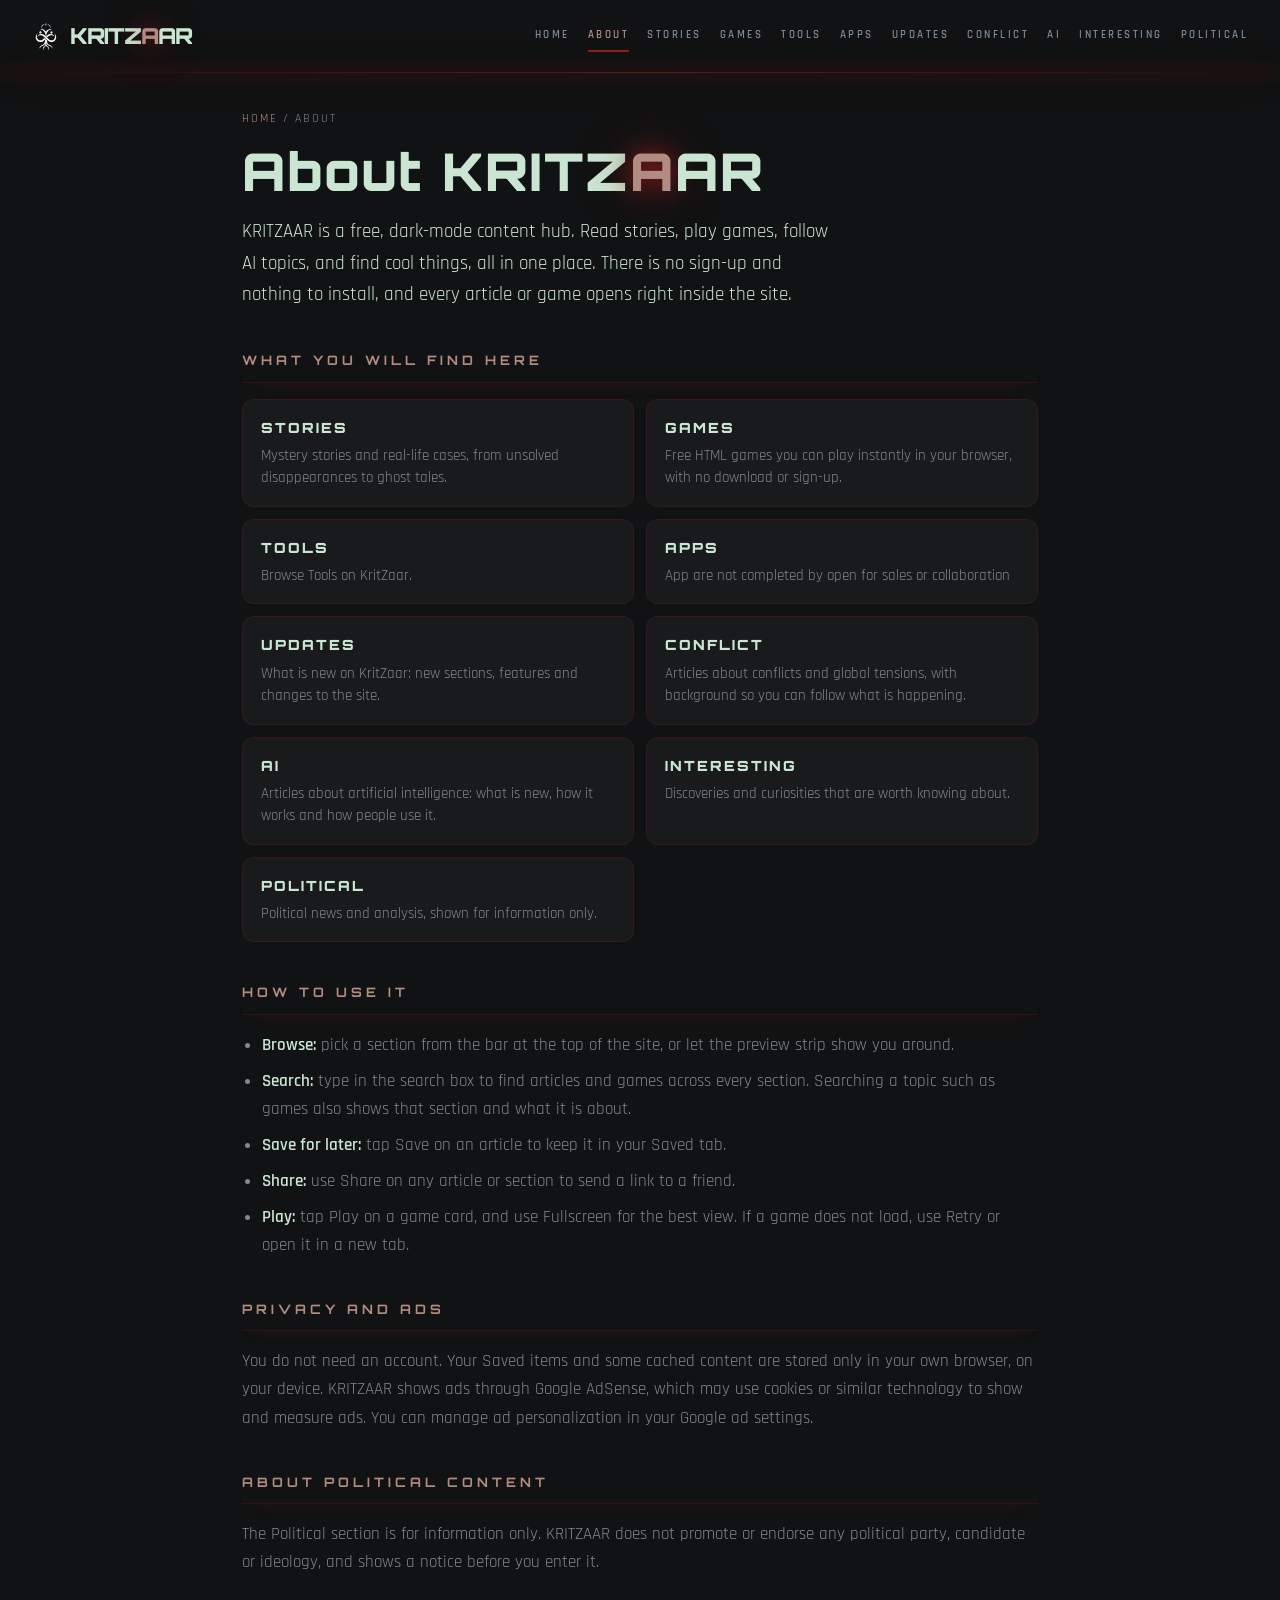
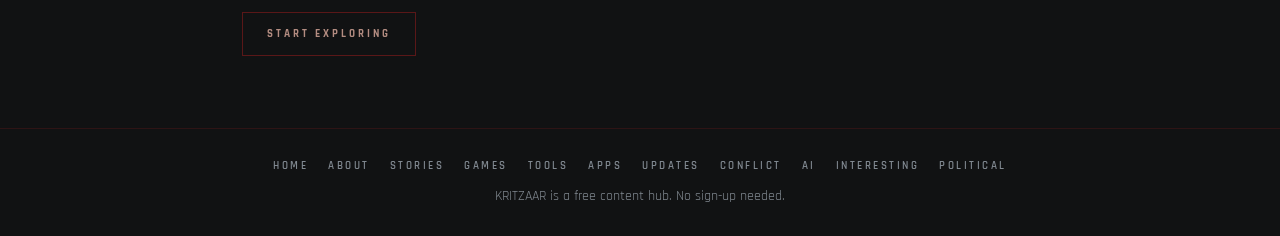
<file: about.html>
<!DOCTYPE html>
<html lang="en">
<head>
<meta charset="UTF-8">
<meta name="viewport" content="width=device-width, initial-scale=1">
<title>About KRITZAAR: a free content hub | KRITZAAR</title>
<meta name="description" content="KRITZAAR is a free, dark-mode content hub with stories, free HTML games, AI articles and more. Learn what it is, how to use it, and how it handles privacy and ads.">
<link rel="canonical" href="https://kritzaar.online/about.html">
<link rel="icon" type="image/svg+xml" href="/brand/favicon.svg">
<link rel="icon" href="/favicon.ico" sizes="48x48">
<link rel="icon" type="image/png" sizes="192x192" href="/brand/icon-192.png">
<link rel="apple-touch-icon" href="/brand/apple-touch-icon.png">
<link rel="manifest" href="/manifest.webmanifest">
<meta name="theme-color" content="#101114">
<meta name="robots" content="index,follow">
<meta property="og:type" content="website">
<meta property="og:site_name" content="KRITZAAR">
<meta property="og:title" content="About KRITZAAR: a free content hub | KRITZAAR">
<meta property="og:description" content="KRITZAAR is a free, dark-mode content hub with stories, free HTML games, AI articles and more. Learn what it is, how to use it, and how it handles privacy and ads.">
<meta property="og:url" content="https://kritzaar.online/about.html">
<meta property="og:image" content="https://kritzaar.online/brand/og-image.png">
<meta property="og:image:width" content="1200">
<meta property="og:image:height" content="630">
<meta name="twitter:card" content="summary_large_image">
<meta name="twitter:image" content="https://kritzaar.online/brand/og-image.png">
<link href="https://fonts.googleapis.com/css2?family=Orbitron:wght@400;700;900&family=Rajdhani:wght@300;400;500;600&display=swap" rel="stylesheet">
<link rel="stylesheet" href="pages.css">
<script async src="https://pagead2.googlesyndication.com/pagead/js/adsbygoogle.js?client=ca-pub-4231942641082363"
     crossorigin="anonymous"></script>
<script type="application/ld+json">{"@context": "https://schema.org", "@graph": [{"@type": "AboutPage", "name": "About KRITZAAR", "url": "https://kritzaar.online/about.html", "description": "KRITZAAR is a free, dark-mode content hub with stories, free HTML games, AI articles and more. Learn what it is, how to use it, and how it handles privacy and ads.", "isPartOf": {"@type": "WebSite", "name": "KRITZAAR", "url": "https://kritzaar.online/"}}, {"@type": "BreadcrumbList", "itemListElement": [{"@type": "ListItem", "position": 1, "name": "KRITZAAR", "item": "https://kritzaar.online/"}, {"@type": "ListItem", "position": 2, "name": "About", "item": "https://kritzaar.online/about.html"}]}]}</script>
</head>
<body>
<header class="top"><a class="mark" href="index.html"><img class="mark-logo" src="brand/logo-emblem-white.svg" alt="" width="28" height="30">KRITZ<span>A</span>AR</a><nav aria-label="Sections"><a href="index.html">Home</a><a href="about.html" aria-current="page">About</a><a href="stories.html">Stories</a><a href="games.html">Games</a><a href="tools.html">Tools</a><a href="cool-stuff.html">Apps</a><a href="updates.html">Updates</a><a href="conflict.html">Conflict</a><a href="ai.html">AI</a><a href="interesting.html">Interesting</a><a href="political.html">Political</a></nav></header><div class="glow" aria-hidden="true"></div>
<main>
<p class="crumbs"><a href="index.html">Home</a> / About</p>
<h1>About KRITZ<span class="ac">A</span>AR</h1>
<p class="lead">KRITZAAR is a free, dark-mode content hub. Read stories, play games, follow AI topics, and find cool things, all in one place. There is no sign-up and nothing to install, and every article or game opens right inside the site.</p>
<h2>What you will find here</h2>
<div class="cards"><a class="card" href="stories.html"><span class="card-n">Stories</span><span class="card-d">Mystery stories and real-life cases, from unsolved disappearances to ghost tales.</span></a><a class="card" href="games.html"><span class="card-n">Games</span><span class="card-d">Free HTML games you can play instantly in your browser, with no download or sign-up.</span></a><a class="card" href="tools.html"><span class="card-n">Tools</span><span class="card-d">Browse Tools on KritZaar.</span></a><a class="card" href="cool-stuff.html"><span class="card-n">Apps</span><span class="card-d">App are not completed by open for sales or collaboration</span></a><a class="card" href="updates.html"><span class="card-n">Updates</span><span class="card-d">What is new on KritZaar: new sections, features and changes to the site.</span></a><a class="card" href="conflict.html"><span class="card-n">Conflict</span><span class="card-d">Articles about conflicts and global tensions, with background so you can follow what is happening.</span></a><a class="card" href="ai.html"><span class="card-n">AI</span><span class="card-d">Articles about artificial intelligence: what is new, how it works and how people use it.</span></a><a class="card" href="interesting.html"><span class="card-n">Interesting</span><span class="card-d">Discoveries and curiosities that are worth knowing about.</span></a><a class="card" href="political.html"><span class="card-n">Political</span><span class="card-d">Political news and analysis, shown for information only.</span></a></div>
<h2>How to use it</h2>
<ul class="list">
<li><b>Browse:</b> pick a section from the bar at the top of the site, or let the preview strip show you around.</li>
<li><b>Search:</b> type in the search box to find articles and games across every section. Searching a topic such as games also shows that section and what it is about.</li>
<li><b>Save for later:</b> tap Save on an article to keep it in your Saved tab.</li>
<li><b>Share:</b> use Share on any article or section to send a link to a friend.</li>
<li><b>Play:</b> tap Play on a game card, and use Fullscreen for the best view. If a game does not load, use Retry or open it in a new tab.</li>
</ul>
<h2>Privacy and ads</h2>
<p>You do not need an account. Your Saved items and some cached content are stored only in your own browser, on your device. KRITZAAR shows ads through Google AdSense, which may use cookies or similar technology to show and measure ads. You can manage ad personalization in your Google ad settings.</p>
<h2>About political content</h2>
<p>The Political section is for information only. KRITZAAR does not promote or endorse any political party, candidate or ideology, and shows a notice before you enter it.</p>

<p><a class="btn" href="index.html">Start exploring</a></p>
</main>
<footer class="foot"><nav aria-label="Footer"><a href="index.html">Home</a> <a href="about.html">About</a> <a href="stories.html">Stories</a> <a href="games.html">Games</a> <a href="tools.html">Tools</a> <a href="cool-stuff.html">Apps</a> <a href="updates.html">Updates</a> <a href="conflict.html">Conflict</a> <a href="ai.html">AI</a> <a href="interesting.html">Interesting</a> <a href="political.html">Political</a></nav><p>KRITZAAR is a free content hub. No sign-up needed.</p></footer>
</body>
</html>
</file>
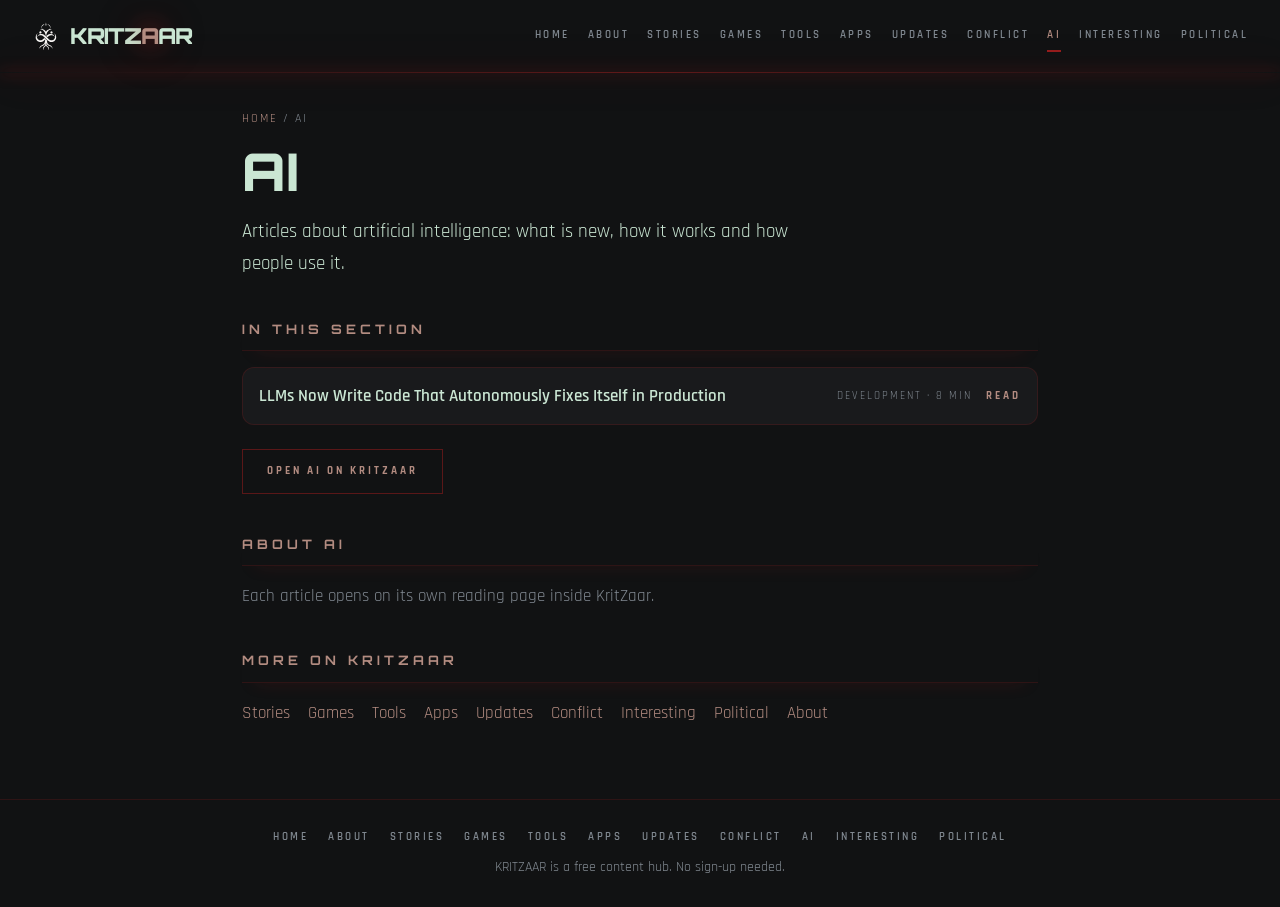
<file: ai.html>
<!DOCTYPE html>
<html lang="en">
<head>
<meta charset="UTF-8">
<meta name="viewport" content="width=device-width, initial-scale=1">
<title>AI Articles and News | KRITZAAR</title>
<meta name="description" content="Read articles about artificial intelligence on KritZaar: new developments, how things work and how people use them.">
<link rel="canonical" href="https://kritzaar.online/ai.html">
<link rel="icon" type="image/svg+xml" href="/brand/favicon.svg">
<link rel="icon" href="/favicon.ico" sizes="48x48">
<link rel="icon" type="image/png" sizes="192x192" href="/brand/icon-192.png">
<link rel="apple-touch-icon" href="/brand/apple-touch-icon.png">
<link rel="manifest" href="/manifest.webmanifest">
<meta name="theme-color" content="#101114">
<meta name="robots" content="index,follow">
<meta property="og:type" content="website">
<meta property="og:site_name" content="KRITZAAR">
<meta property="og:title" content="AI Articles and News | KRITZAAR">
<meta property="og:description" content="Read articles about artificial intelligence on KritZaar: new developments, how things work and how people use them.">
<meta property="og:url" content="https://kritzaar.online/ai.html">
<meta property="og:image" content="https://kritzaar.online/brand/og-image.png">
<meta property="og:image:width" content="1200">
<meta property="og:image:height" content="630">
<meta name="twitter:card" content="summary_large_image">
<meta name="twitter:image" content="https://kritzaar.online/brand/og-image.png">
<link href="https://fonts.googleapis.com/css2?family=Orbitron:wght@400;700;900&family=Rajdhani:wght@300;400;500;600&display=swap" rel="stylesheet">
<link rel="stylesheet" href="pages.css">
<script async src="https://pagead2.googlesyndication.com/pagead/js/adsbygoogle.js?client=ca-pub-4231942641082363"
     crossorigin="anonymous"></script>
<script type="application/ld+json">{"@context": "https://schema.org", "@graph": [{"@type": "CollectionPage", "name": "AI Articles and News", "url": "https://kritzaar.online/ai.html", "description": "Read articles about artificial intelligence on KritZaar: new developments, how things work and how people use them.", "isPartOf": {"@type": "WebSite", "name": "KRITZAAR", "url": "https://kritzaar.online/"}, "mainEntity": {"@type": "ItemList", "numberOfItems": 1, "itemListElement": [{"@type": "ListItem", "position": 1, "name": "LLMs Now Write Code That Autonomously Fixes Itself in Production"}]}}, {"@type": "BreadcrumbList", "itemListElement": [{"@type": "ListItem", "position": 1, "name": "KRITZAAR", "item": "https://kritzaar.online/"}, {"@type": "ListItem", "position": 2, "name": "AI", "item": "https://kritzaar.online/ai.html"}]}]}</script>
</head>
<body>
<header class="top"><a class="mark" href="index.html"><img class="mark-logo" src="brand/logo-emblem-white.svg" alt="" width="28" height="30">KRITZ<span>A</span>AR</a><nav aria-label="Sections"><a href="index.html">Home</a><a href="about.html">About</a><a href="stories.html">Stories</a><a href="games.html">Games</a><a href="tools.html">Tools</a><a href="cool-stuff.html">Apps</a><a href="updates.html">Updates</a><a href="conflict.html">Conflict</a><a href="ai.html" aria-current="page">AI</a><a href="interesting.html">Interesting</a><a href="political.html">Political</a></nav></header><div class="glow" aria-hidden="true"></div>
<main>
<p class="crumbs"><a href="index.html">Home</a> / AI</p>
<h1>AI</h1>
<p class="lead">Articles about artificial intelligence: what is new, how it works and how people use it.</p>
<h2>In this section</h2>
<ul class="items"><li><a class="item" href="index.html#/article/ai/llms-now-write-code-that-autonomously-fixes-itself-in-production"><span class="item-t">LLMs Now Write Code That Autonomously Fixes Itself in Production</span><span class="item-m">Development · 8 min</span><span class="item-go">Read</span></a></li></ul>
<p><a class="btn" href="index.html#/section/ai">Open AI on KritZaar</a></p>
<h2>About AI</h2>
<p>Each article opens on its own reading page inside KritZaar.</p>
<h2>More on KritZaar</h2>
<p class="more"><a href="stories.html">Stories</a> <a href="games.html">Games</a> <a href="tools.html">Tools</a> <a href="cool-stuff.html">Apps</a> <a href="updates.html">Updates</a> <a href="conflict.html">Conflict</a> <a href="interesting.html">Interesting</a> <a href="political.html">Political</a> <a href="about.html">About</a></p>
</main>
<footer class="foot"><nav aria-label="Footer"><a href="index.html">Home</a> <a href="about.html">About</a> <a href="stories.html">Stories</a> <a href="games.html">Games</a> <a href="tools.html">Tools</a> <a href="cool-stuff.html">Apps</a> <a href="updates.html">Updates</a> <a href="conflict.html">Conflict</a> <a href="ai.html">AI</a> <a href="interesting.html">Interesting</a> <a href="political.html">Political</a></nav><p>KRITZAAR is a free content hub. No sign-up needed.</p></footer>
</body>
</html>
</file>
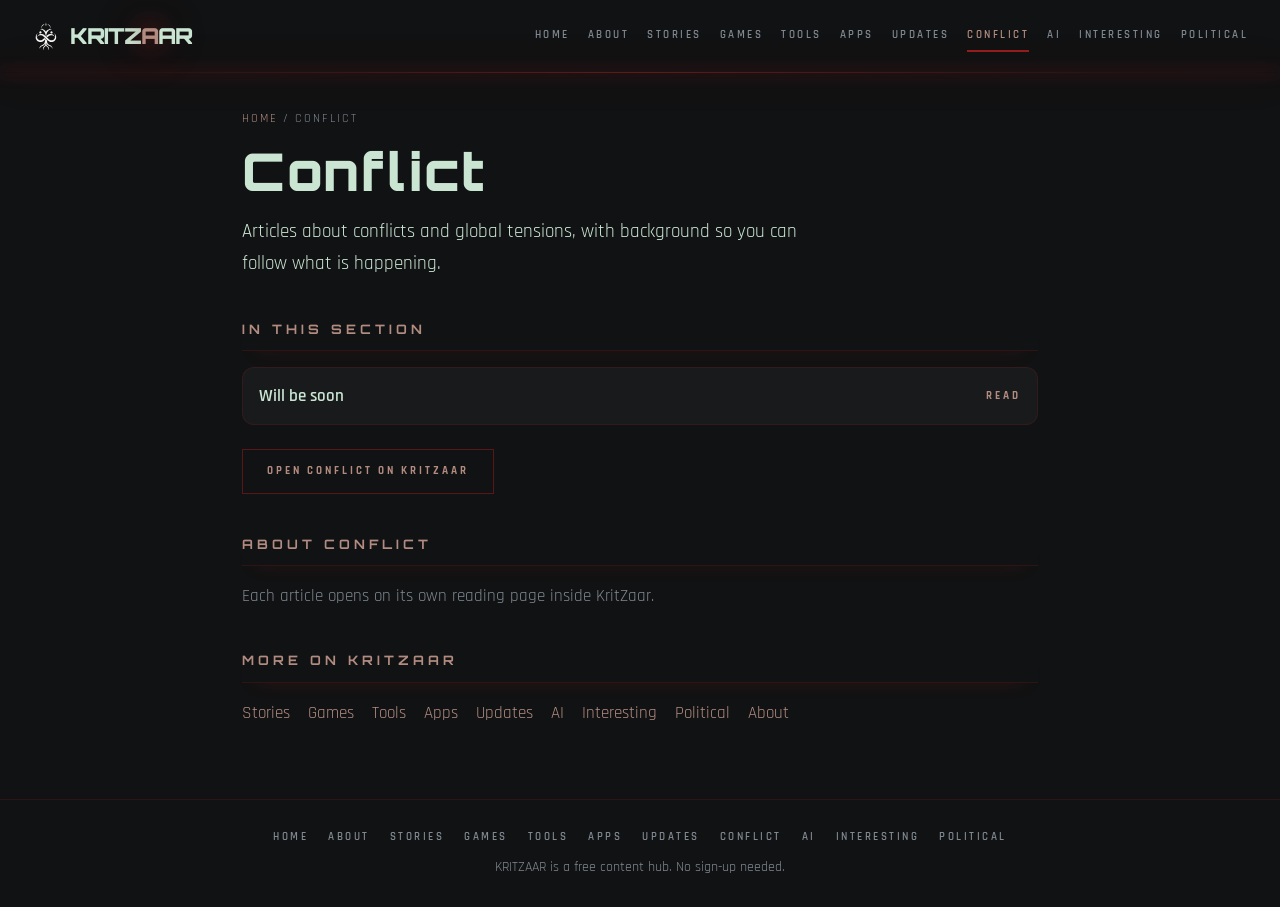
<file: conflict.html>
<!DOCTYPE html>
<html lang="en">
<head>
<meta charset="UTF-8">
<meta name="viewport" content="width=device-width, initial-scale=1">
<title>Conflict Explainers | KRITZAAR</title>
<meta name="description" content="Articles about conflicts and global tensions, with background so you can follow what is happening.">
<link rel="canonical" href="https://kritzaar.online/conflict.html">
<link rel="icon" type="image/svg+xml" href="/brand/favicon.svg">
<link rel="icon" href="/favicon.ico" sizes="48x48">
<link rel="icon" type="image/png" sizes="192x192" href="/brand/icon-192.png">
<link rel="apple-touch-icon" href="/brand/apple-touch-icon.png">
<link rel="manifest" href="/manifest.webmanifest">
<meta name="theme-color" content="#101114">
<meta name="robots" content="index,follow">
<meta property="og:type" content="website">
<meta property="og:site_name" content="KRITZAAR">
<meta property="og:title" content="Conflict Explainers | KRITZAAR">
<meta property="og:description" content="Articles about conflicts and global tensions, with background so you can follow what is happening.">
<meta property="og:url" content="https://kritzaar.online/conflict.html">
<meta property="og:image" content="https://kritzaar.online/brand/og-image.png">
<meta property="og:image:width" content="1200">
<meta property="og:image:height" content="630">
<meta name="twitter:card" content="summary_large_image">
<meta name="twitter:image" content="https://kritzaar.online/brand/og-image.png">
<link href="https://fonts.googleapis.com/css2?family=Orbitron:wght@400;700;900&family=Rajdhani:wght@300;400;500;600&display=swap" rel="stylesheet">
<link rel="stylesheet" href="pages.css">
<script async src="https://pagead2.googlesyndication.com/pagead/js/adsbygoogle.js?client=ca-pub-4231942641082363"
     crossorigin="anonymous"></script>
<script type="application/ld+json">{"@context": "https://schema.org", "@graph": [{"@type": "CollectionPage", "name": "Conflict Explainers", "url": "https://kritzaar.online/conflict.html", "description": "Articles about conflicts and global tensions, with background so you can follow what is happening.", "isPartOf": {"@type": "WebSite", "name": "KRITZAAR", "url": "https://kritzaar.online/"}, "mainEntity": {"@type": "ItemList", "numberOfItems": 1, "itemListElement": [{"@type": "ListItem", "position": 1, "name": "Will be soon"}]}}, {"@type": "BreadcrumbList", "itemListElement": [{"@type": "ListItem", "position": 1, "name": "KRITZAAR", "item": "https://kritzaar.online/"}, {"@type": "ListItem", "position": 2, "name": "Conflict", "item": "https://kritzaar.online/conflict.html"}]}]}</script>
</head>
<body>
<header class="top"><a class="mark" href="index.html"><img class="mark-logo" src="brand/logo-emblem-white.svg" alt="" width="28" height="30">KRITZ<span>A</span>AR</a><nav aria-label="Sections"><a href="index.html">Home</a><a href="about.html">About</a><a href="stories.html">Stories</a><a href="games.html">Games</a><a href="tools.html">Tools</a><a href="cool-stuff.html">Apps</a><a href="updates.html">Updates</a><a href="conflict.html" aria-current="page">Conflict</a><a href="ai.html">AI</a><a href="interesting.html">Interesting</a><a href="political.html">Political</a></nav></header><div class="glow" aria-hidden="true"></div>
<main>
<p class="crumbs"><a href="index.html">Home</a> / Conflict</p>
<h1>Conflict</h1>
<p class="lead">Articles about conflicts and global tensions, with background so you can follow what is happening.</p>
<h2>In this section</h2>
<ul class="items"><li><a class="item" href="index.html#/article/conflict/will-be-soon"><span class="item-t">Will be soon</span><span class="item-go">Read</span></a></li></ul>
<p><a class="btn" href="index.html#/section/conflict">Open Conflict on KritZaar</a></p>
<h2>About Conflict</h2>
<p>Each article opens on its own reading page inside KritZaar.</p>
<h2>More on KritZaar</h2>
<p class="more"><a href="stories.html">Stories</a> <a href="games.html">Games</a> <a href="tools.html">Tools</a> <a href="cool-stuff.html">Apps</a> <a href="updates.html">Updates</a> <a href="ai.html">AI</a> <a href="interesting.html">Interesting</a> <a href="political.html">Political</a> <a href="about.html">About</a></p>
</main>
<footer class="foot"><nav aria-label="Footer"><a href="index.html">Home</a> <a href="about.html">About</a> <a href="stories.html">Stories</a> <a href="games.html">Games</a> <a href="tools.html">Tools</a> <a href="cool-stuff.html">Apps</a> <a href="updates.html">Updates</a> <a href="conflict.html">Conflict</a> <a href="ai.html">AI</a> <a href="interesting.html">Interesting</a> <a href="political.html">Political</a></nav><p>KRITZAAR is a free content hub. No sign-up needed.</p></footer>
</body>
</html>
</file>
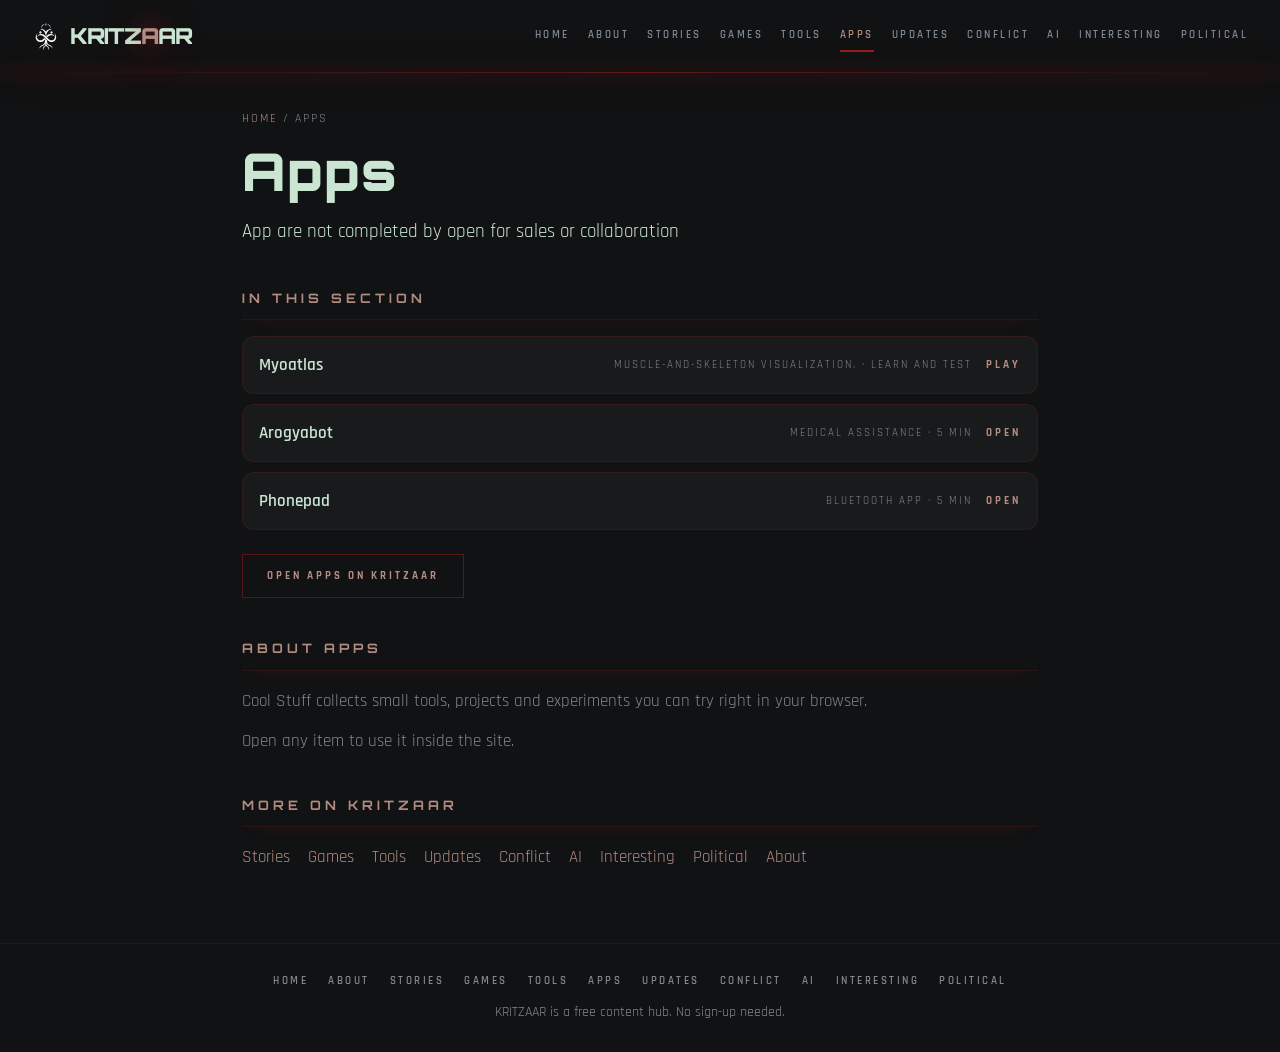
<file: cool-stuff.html>
<!DOCTYPE html>
<html lang="en">
<head>
<meta charset="UTF-8">
<meta name="viewport" content="width=device-width, initial-scale=1">
<title>Free Browser Tools and Mini Projects | KRITZAAR</title>
<meta name="description" content="Try free tools and mini projects on KritZaar, such as an image compressor, plus small games and experiments.">
<link rel="canonical" href="https://kritzaar.online/cool-stuff.html">
<link rel="icon" type="image/svg+xml" href="/brand/favicon.svg">
<link rel="icon" href="/favicon.ico" sizes="48x48">
<link rel="icon" type="image/png" sizes="192x192" href="/brand/icon-192.png">
<link rel="apple-touch-icon" href="/brand/apple-touch-icon.png">
<link rel="manifest" href="/manifest.webmanifest">
<meta name="theme-color" content="#101114">
<meta name="robots" content="index,follow">
<meta property="og:type" content="website">
<meta property="og:site_name" content="KRITZAAR">
<meta property="og:title" content="Free Browser Tools and Mini Projects | KRITZAAR">
<meta property="og:description" content="Try free tools and mini projects on KritZaar, such as an image compressor, plus small games and experiments.">
<meta property="og:url" content="https://kritzaar.online/cool-stuff.html">
<meta property="og:image" content="https://kritzaar.online/brand/og-image.png">
<meta property="og:image:width" content="1200">
<meta property="og:image:height" content="630">
<meta name="twitter:card" content="summary_large_image">
<meta name="twitter:image" content="https://kritzaar.online/brand/og-image.png">
<link href="https://fonts.googleapis.com/css2?family=Orbitron:wght@400;700;900&family=Rajdhani:wght@300;400;500;600&display=swap" rel="stylesheet">
<link rel="stylesheet" href="pages.css">
<script async src="https://pagead2.googlesyndication.com/pagead/js/adsbygoogle.js?client=ca-pub-4231942641082363"
     crossorigin="anonymous"></script>
<script type="application/ld+json">{"@context": "https://schema.org", "@graph": [{"@type": "CollectionPage", "name": "Free Browser Tools and Mini Projects", "url": "https://kritzaar.online/cool-stuff.html", "description": "Try free tools and mini projects on KritZaar, such as an image compressor, plus small games and experiments.", "isPartOf": {"@type": "WebSite", "name": "KRITZAAR", "url": "https://kritzaar.online/"}, "mainEntity": {"@type": "ItemList", "numberOfItems": 3, "itemListElement": [{"@type": "ListItem", "position": 1, "name": "Myoatlas"}, {"@type": "ListItem", "position": 2, "name": "Arogyabot"}, {"@type": "ListItem", "position": 3, "name": "Phonepad"}]}}, {"@type": "BreadcrumbList", "itemListElement": [{"@type": "ListItem", "position": 1, "name": "KRITZAAR", "item": "https://kritzaar.online/"}, {"@type": "ListItem", "position": 2, "name": "Apps", "item": "https://kritzaar.online/cool-stuff.html"}]}]}</script>
</head>
<body>
<header class="top"><a class="mark" href="index.html"><img class="mark-logo" src="brand/logo-emblem-white.svg" alt="" width="28" height="30">KRITZ<span>A</span>AR</a><nav aria-label="Sections"><a href="index.html">Home</a><a href="about.html">About</a><a href="stories.html">Stories</a><a href="games.html">Games</a><a href="tools.html">Tools</a><a href="cool-stuff.html" aria-current="page">Apps</a><a href="updates.html">Updates</a><a href="conflict.html">Conflict</a><a href="ai.html">AI</a><a href="interesting.html">Interesting</a><a href="political.html">Political</a></nav></header><div class="glow" aria-hidden="true"></div>
<main>
<p class="crumbs"><a href="index.html">Home</a> / Apps</p>
<h1>Apps</h1>
<p class="lead">App are not completed by open for sales or collaboration</p>
<h2>In this section</h2>
<ul class="items"><li><a class="item" href="index.html#/game/coolstuff/myoatlas"><span class="item-t">Myoatlas</span><span class="item-m">muscle-and-skeleton visualization, · Learn and test</span><span class="item-go">Play</span></a></li><li><a class="item" href="index.html#/article/coolstuff/arogyabot"><span class="item-t">Arogyabot</span><span class="item-m">Medical assistance · 5 min</span><span class="item-go">Open</span></a></li><li><a class="item" href="index.html#/article/coolstuff/phonepad"><span class="item-t">Phonepad</span><span class="item-m">Bluetooth app · 5 min</span><span class="item-go">Open</span></a></li></ul>
<p><a class="btn" href="index.html#/section/coolstuff">Open Apps on KritZaar</a></p>
<h2>About Apps</h2>
<p>Cool Stuff collects small tools, projects and experiments you can try right in your browser.</p><p>Open any item to use it inside the site.</p>
<h2>More on KritZaar</h2>
<p class="more"><a href="stories.html">Stories</a> <a href="games.html">Games</a> <a href="tools.html">Tools</a> <a href="updates.html">Updates</a> <a href="conflict.html">Conflict</a> <a href="ai.html">AI</a> <a href="interesting.html">Interesting</a> <a href="political.html">Political</a> <a href="about.html">About</a></p>
</main>
<footer class="foot"><nav aria-label="Footer"><a href="index.html">Home</a> <a href="about.html">About</a> <a href="stories.html">Stories</a> <a href="games.html">Games</a> <a href="tools.html">Tools</a> <a href="cool-stuff.html">Apps</a> <a href="updates.html">Updates</a> <a href="conflict.html">Conflict</a> <a href="ai.html">AI</a> <a href="interesting.html">Interesting</a> <a href="political.html">Political</a></nav><p>KRITZAAR is a free content hub. No sign-up needed.</p></footer>
</body>
</html>
</file>
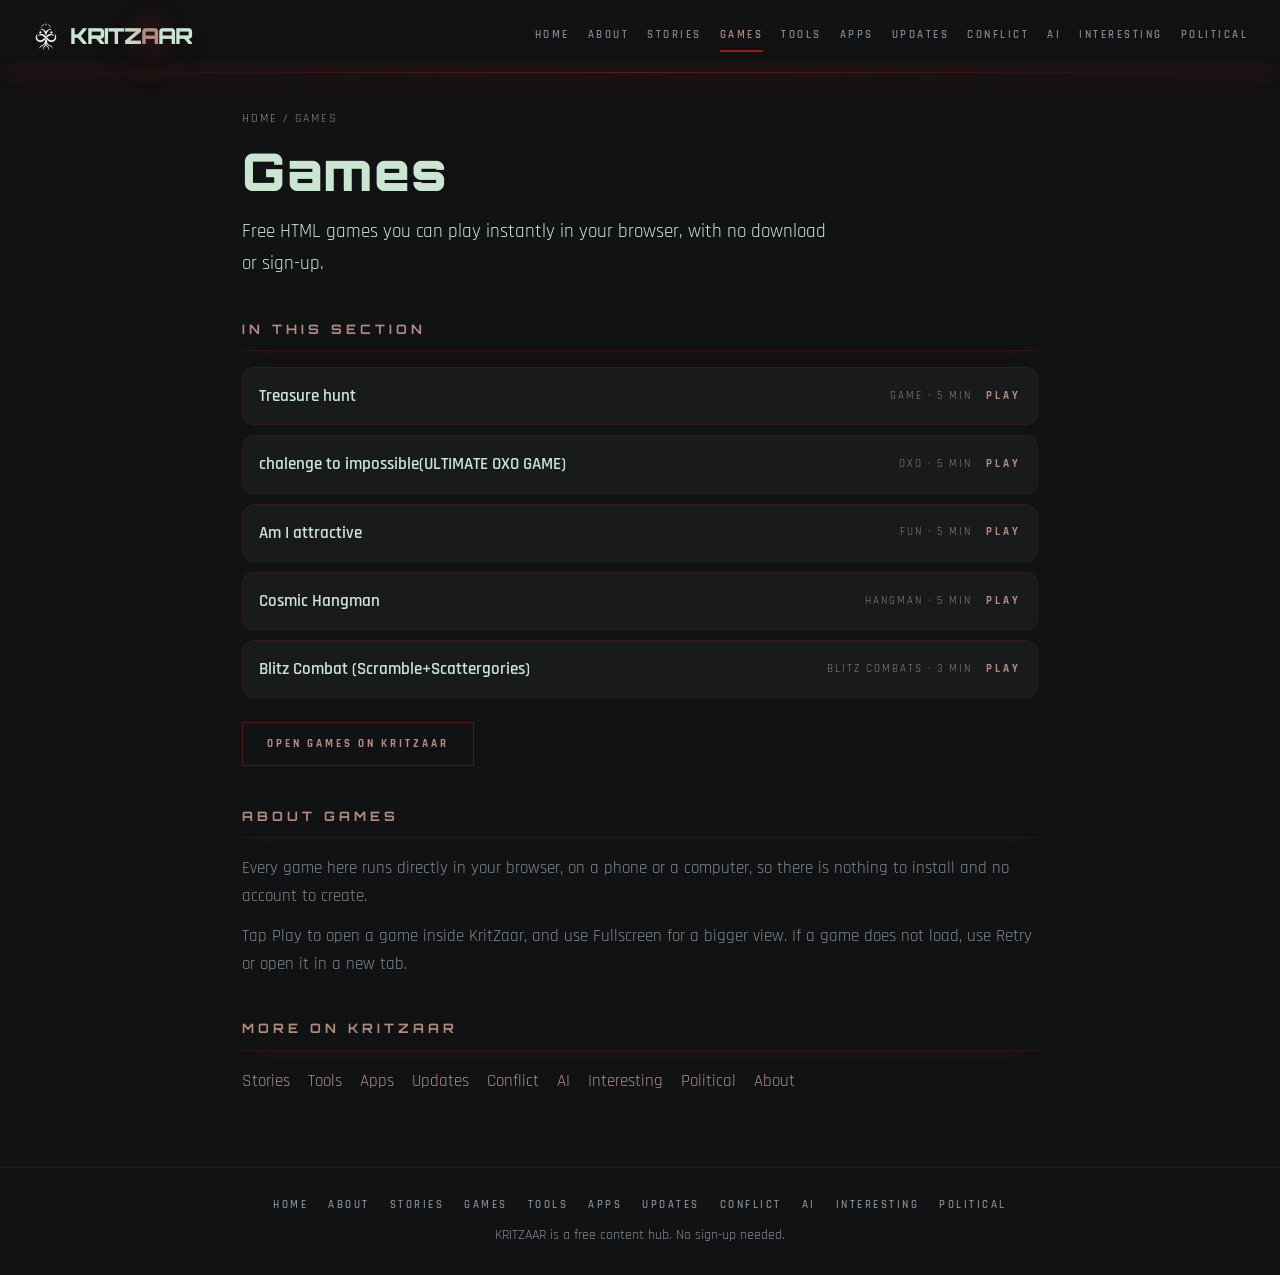
<file: games.html>
<!DOCTYPE html>
<html lang="en">
<head>
<meta charset="UTF-8">
<meta name="viewport" content="width=device-width, initial-scale=1">
<title>Free HTML Games to Play in Your Browser | KRITZAAR</title>
<meta name="description" content="Play free HTML games on KritZaar. They run in your browser on phone or computer, with no download or sign-up.">
<link rel="canonical" href="https://kritzaar.online/games.html">
<link rel="icon" type="image/svg+xml" href="/brand/favicon.svg">
<link rel="icon" href="/favicon.ico" sizes="48x48">
<link rel="icon" type="image/png" sizes="192x192" href="/brand/icon-192.png">
<link rel="apple-touch-icon" href="/brand/apple-touch-icon.png">
<link rel="manifest" href="/manifest.webmanifest">
<meta name="theme-color" content="#101114">
<meta name="robots" content="index,follow">
<meta property="og:type" content="website">
<meta property="og:site_name" content="KRITZAAR">
<meta property="og:title" content="Free HTML Games to Play in Your Browser | KRITZAAR">
<meta property="og:description" content="Play free HTML games on KritZaar. They run in your browser on phone or computer, with no download or sign-up.">
<meta property="og:url" content="https://kritzaar.online/games.html">
<meta property="og:image" content="https://kritzaar.online/brand/og-image.png">
<meta property="og:image:width" content="1200">
<meta property="og:image:height" content="630">
<meta name="twitter:card" content="summary_large_image">
<meta name="twitter:image" content="https://kritzaar.online/brand/og-image.png">
<link href="https://fonts.googleapis.com/css2?family=Orbitron:wght@400;700;900&family=Rajdhani:wght@300;400;500;600&display=swap" rel="stylesheet">
<link rel="stylesheet" href="pages.css">
<script async src="https://pagead2.googlesyndication.com/pagead/js/adsbygoogle.js?client=ca-pub-4231942641082363"
     crossorigin="anonymous"></script>
<script type="application/ld+json">{"@context": "https://schema.org", "@graph": [{"@type": "CollectionPage", "name": "Free HTML Games to Play in Your Browser", "url": "https://kritzaar.online/games.html", "description": "Play free HTML games on KritZaar. They run in your browser on phone or computer, with no download or sign-up.", "isPartOf": {"@type": "WebSite", "name": "KRITZAAR", "url": "https://kritzaar.online/"}, "mainEntity": {"@type": "ItemList", "numberOfItems": 5, "itemListElement": [{"@type": "ListItem", "position": 1, "name": "Treasure hunt"}, {"@type": "ListItem", "position": 2, "name": "chalenge to impossible(ULTIMATE OXO GAME)"}, {"@type": "ListItem", "position": 3, "name": "Am I attractive"}, {"@type": "ListItem", "position": 4, "name": "Cosmic Hangman"}, {"@type": "ListItem", "position": 5, "name": "Blitz Combat (Scramble+Scattergories)"}]}}, {"@type": "BreadcrumbList", "itemListElement": [{"@type": "ListItem", "position": 1, "name": "KRITZAAR", "item": "https://kritzaar.online/"}, {"@type": "ListItem", "position": 2, "name": "Games", "item": "https://kritzaar.online/games.html"}]}]}</script>
</head>
<body>
<header class="top"><a class="mark" href="index.html"><img class="mark-logo" src="brand/logo-emblem-white.svg" alt="" width="28" height="30">KRITZ<span>A</span>AR</a><nav aria-label="Sections"><a href="index.html">Home</a><a href="about.html">About</a><a href="stories.html">Stories</a><a href="games.html" aria-current="page">Games</a><a href="tools.html">Tools</a><a href="cool-stuff.html">Apps</a><a href="updates.html">Updates</a><a href="conflict.html">Conflict</a><a href="ai.html">AI</a><a href="interesting.html">Interesting</a><a href="political.html">Political</a></nav></header><div class="glow" aria-hidden="true"></div>
<main>
<p class="crumbs"><a href="index.html">Home</a> / Games</p>
<h1>Games</h1>
<p class="lead">Free HTML games you can play instantly in your browser, with no download or sign-up.</p>
<h2>In this section</h2>
<ul class="items"><li><a class="item" href="index.html#/article/fun/treasure-hunt"><span class="item-t">Treasure hunt</span><span class="item-m">Game · 5 min</span><span class="item-go">Play</span></a></li><li><a class="item" href="index.html#/game/fun/chalenge-to-impossible-ultimate-oxo-game"><span class="item-t">chalenge to impossible(ULTIMATE OXO GAME)</span><span class="item-m">oxo · 5 min</span><span class="item-go">Play</span></a></li><li><a class="item" href="index.html#/game/fun/am-i-attractive"><span class="item-t">Am I attractive</span><span class="item-m">Fun · 5 min</span><span class="item-go">Play</span></a></li><li><a class="item" href="index.html#/game/fun/cosmic-hangman"><span class="item-t">Cosmic Hangman</span><span class="item-m">HANGMAN · 5 min</span><span class="item-go">Play</span></a></li><li><a class="item" href="index.html#/game/fun/blitz-combat-scramble-scattergories"><span class="item-t">Blitz Combat (Scramble+Scattergories)</span><span class="item-m">BLITZ COMBATs · 3 min</span><span class="item-go">Play</span></a></li></ul>
<p><a class="btn" href="index.html#/section/fun">Open Games on KritZaar</a></p>
<h2>About Games</h2>
<p>Every game here runs directly in your browser, on a phone or a computer, so there is nothing to install and no account to create.</p><p>Tap Play to open a game inside KritZaar, and use Fullscreen for a bigger view. If a game does not load, use Retry or open it in a new tab.</p>
<h2>More on KritZaar</h2>
<p class="more"><a href="stories.html">Stories</a> <a href="tools.html">Tools</a> <a href="cool-stuff.html">Apps</a> <a href="updates.html">Updates</a> <a href="conflict.html">Conflict</a> <a href="ai.html">AI</a> <a href="interesting.html">Interesting</a> <a href="political.html">Political</a> <a href="about.html">About</a></p>
</main>
<footer class="foot"><nav aria-label="Footer"><a href="index.html">Home</a> <a href="about.html">About</a> <a href="stories.html">Stories</a> <a href="games.html">Games</a> <a href="tools.html">Tools</a> <a href="cool-stuff.html">Apps</a> <a href="updates.html">Updates</a> <a href="conflict.html">Conflict</a> <a href="ai.html">AI</a> <a href="interesting.html">Interesting</a> <a href="political.html">Political</a></nav><p>KRITZAAR is a free content hub. No sign-up needed.</p></footer>
</body>
</html>
</file>
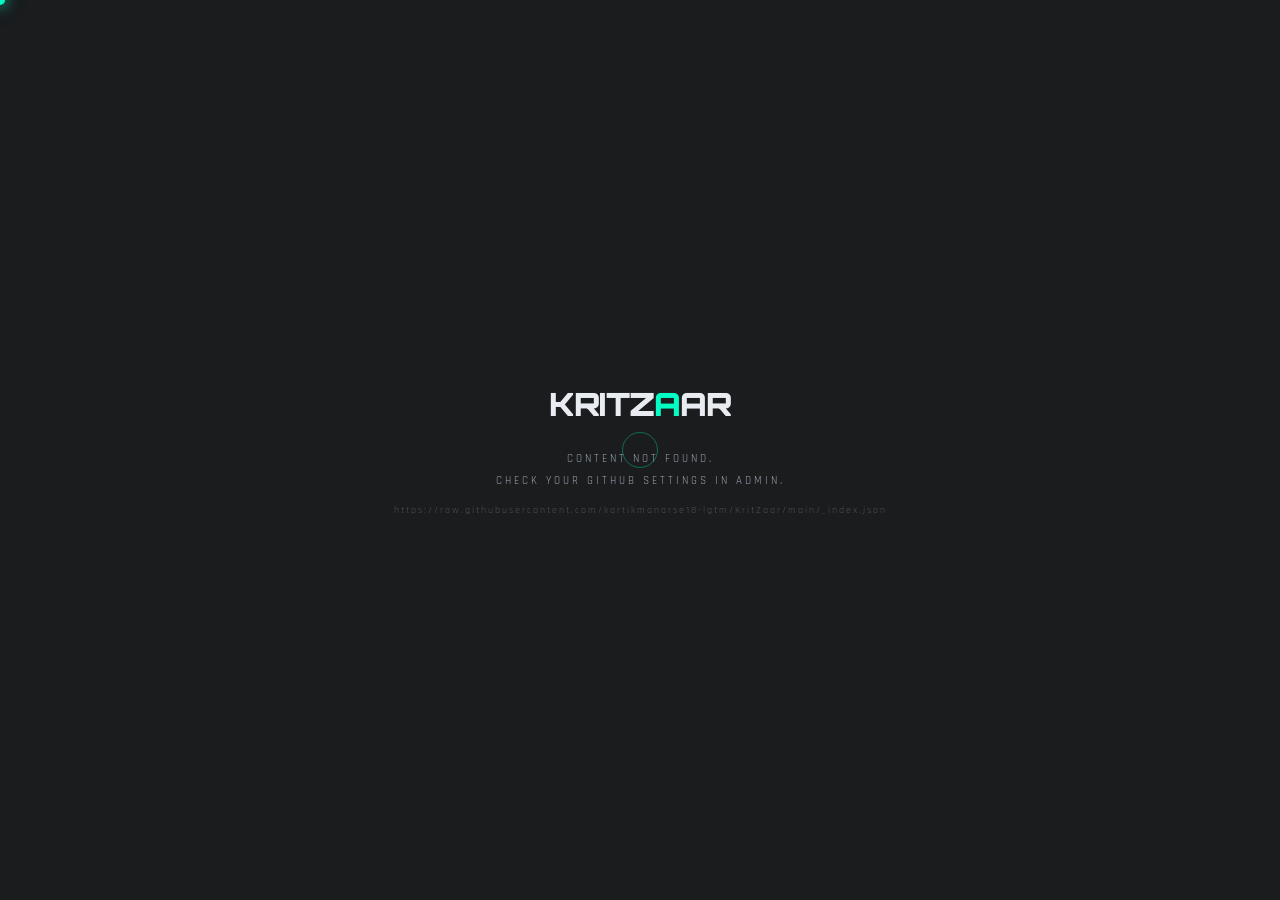
<file: index (1).html>
<!DOCTYPE html>
<html lang="en">
<head>
  <meta charset="UTF-8">
  <meta name="viewport" content="width=device-width, initial-scale=1.0">
  <title>KRITZAAR — Explore</title>
  <script src="https://cdnjs.cloudflare.com/ajax/libs/gsap/3.12.5/gsap.min.js"></script>
  <link href="https://fonts.googleapis.com/css2?family=Orbitron:wght@400;700;900&family=Rajdhani:wght@300;400;500;600&display=swap" rel="stylesheet">
  <style>
    :root {
      --bg:#1A1C1E; --card:#1E2124; --card2:#222528;
      --mint:#00FFC2; --slate:#9BA4B0; --white:#E8ECF0;
      --mint-glow:rgba(0,255,194,0.28); --mint-dim:rgba(0,255,194,0.07);
      --gold:#C9A227; --gold-dim:rgba(201,162,39,0.12); --gold-glow:rgba(201,162,39,0.28);
      --hub-tab-h:52px;
    }
    *,*::before,*::after{margin:0;padding:0;box-sizing:border-box;}
    html{scroll-behavior:smooth;}
    body{background:var(--bg);color:var(--slate);font-family:'Rajdhani',sans-serif;overflow-x:hidden;cursor:none;}
    #cur{position:fixed;width:10px;height:10px;border-radius:50%;background:var(--mint);pointer-events:none;z-index:9999;transform:translate(-50%,-50%);box-shadow:0 0 14px var(--mint),0 0 30px var(--mint-glow);transition:width .2s,height .2s;}
    #curRing{position:fixed;width:36px;height:36px;border-radius:50%;border:1px solid rgba(0,255,194,0.35);pointer-events:none;z-index:9998;transform:translate(-50%,-50%);transition:none;}
    body.gold-mode #cur{background:var(--gold);box-shadow:0 0 14px var(--gold),0 0 30px var(--gold-glow);}
    body.gold-mode #curRing{border-color:rgba(201,162,39,0.35);}
    @media(hover:none)and(pointer:coarse){#cur,#curRing{display:none!important;}body{cursor:auto!important;}button,.card{cursor:pointer!important;}}
    .grid-bg{position:fixed;inset:0;background-image:linear-gradient(rgba(0,255,194,0.025)1px,transparent 1px),linear-gradient(90deg,rgba(0,255,194,0.025)1px,transparent 1px);background-size:64px 64px;z-index:0;pointer-events:none;}
    .krz-bar{position:relative;z-index:1;padding:52px 52px 40px;border-bottom:1px solid rgba(0,255,194,0.055);display:flex;align-items:flex-end;justify-content:space-between;}
    .krz-wordmark{font-family:'Orbitron',sans-serif;font-size:clamp(36px,6vw,80px);font-weight:900;color:var(--white);letter-spacing:-2px;line-height:1;}
    .krz-wordmark .ac{color:var(--mint);text-shadow:0 0 24px var(--mint),0 0 60px var(--mint-glow);}
    .krz-meta{text-align:right;}
    .krz-meta p{font-size:10px;letter-spacing:5px;color:var(--slate);text-transform:uppercase;margin-bottom:8px;}
    .krz-meta a{font-size:10px;letter-spacing:4px;color:var(--mint);text-decoration:none;text-transform:uppercase;border-bottom:1px solid rgba(0,255,194,0.3);padding-bottom:2px;transition:border-color .25s;}
    .krz-meta a:hover{border-color:var(--mint);}
    .hub{position:relative;z-index:1;}
    .hub-tabbar{position:sticky;top:0;z-index:700;height:var(--hub-tab-h);display:flex;align-items:center;padding:0 52px;background:rgba(26,28,30,0.96);backdrop-filter:blur(16px);border-bottom:1px solid rgba(0,255,194,0.055);gap:0;overflow-x:auto;scrollbar-width:none;}
    .hub-tabbar::-webkit-scrollbar{display:none;}
    .htab{padding:0 18px;height:100%;font-family:'Rajdhani',sans-serif;font-size:11px;font-weight:600;letter-spacing:2.5px;text-transform:uppercase;color:var(--slate);background:none;border:none;border-bottom:2px solid transparent;cursor:none;white-space:nowrap;flex-shrink:0;display:flex;align-items:center;transition:color .22s,border-color .22s;}
    .htab:hover{color:var(--mint);}
    .htab.active{color:var(--mint);border-bottom-color:var(--mint);}
    .htab.gold-tab{color:rgba(201,162,39,0.6);}
    .htab.gold-tab:hover{color:var(--gold);}
    .htab.gold-tab.active{color:var(--gold);border-bottom-color:var(--gold);}
    .panel-hdr{padding:36px 52px 24px;display:flex;align-items:baseline;gap:16px;border-bottom:1px solid rgba(255,255,255,0.035);}
    .panel-name{font-family:'Orbitron',sans-serif;font-size:clamp(22px,3vw,38px);font-weight:900;color:var(--white);letter-spacing:4px;text-transform:uppercase;}
    .panel-name.gold-head{color:var(--gold);text-shadow:0 0 20px var(--gold-glow);}
    .panel-count{font-size:10px;letter-spacing:4px;color:var(--slate);text-transform:uppercase;}
    .pol-banner{margin:0 52px 0;padding:14px 20px;border:1px solid rgba(201,162,39,0.25);background:rgba(201,162,39,0.04);display:none;align-items:center;gap:14px;}
    .pol-banner.visible{display:flex;}
    .pol-banner-icon{font-size:16px;flex-shrink:0;}
    .pol-banner p{font-size:11px;letter-spacing:1.5px;color:rgba(201,162,39,0.75);line-height:1.6;}
    .pol-banner strong{color:var(--gold);}
    .feed-panel{display:none;padding:32px 52px 0;}
    .feed-panel.active{display:block;}
    .feed-grid{display:grid;grid-template-columns:repeat(3,1fr);gap:20px;margin-bottom:48px;}
    .card{background:var(--card);border:1px solid rgba(0,255,194,0.065);border-radius:1px;overflow:hidden;transition:border-color .28s,transform .28s;cursor:none;}
    .card:hover{border-color:rgba(0,255,194,0.32);transform:translateY(-5px);}
    .card:hover .card-thumb-inner{transform:scale(1.04);}
    .card:hover .card-cta{color:var(--mint);letter-spacing:4px;}
    .card.card-gold{border-color:rgba(201,162,39,0.1);}
    .card.card-gold:hover{border-color:rgba(201,162,39,0.38);}
    .card.card-gold:hover .card-cta{color:var(--gold);}
    .card-thumb{height:158px;overflow:hidden;position:relative;}
    .card-thumb-inner{width:100%;height:100%;transition:transform .45s ease;position:relative;}
    .th-stories{background:linear-gradient(138deg,#091e14 0%,#1a1c1e 100%);}
    .th-updates{background:linear-gradient(225deg,#0a1828 0%,#1a1c1e 100%);}
    .th-conflict{background:linear-gradient(45deg,#1a1008 0%,#1a1c1e 100%);}
    .th-fun{background:linear-gradient(315deg,#180a26 0%,#1a1c1e 100%);}
    .th-coolstuff{background:linear-gradient(180deg,#08181a 0%,#1a1c1e 100%);}
    .th-ai{background:linear-gradient(90deg,#06121e 0%,#1a1c1e 100%);}
    .th-interesting{background:linear-gradient(270deg,#0a1818 0%,#1a1c1e 100%);}
    .th-political{background:linear-gradient(180deg,#1c1606 0%,#1a1c1e 100%);}
    /* card with image override */
    .card-thumb-inner.has-img{background:none!important;}
    .card-thumb-inner.has-img img{width:100%;height:100%;object-fit:cover;display:block;}
    .card-thumb-inner::before{content:'';position:absolute;inset:0;background:repeating-linear-gradient(-48deg,transparent,transparent 18px,rgba(0,255,194,0.018)18px,rgba(0,255,194,0.018)19px);}
    .card-gold .card-thumb-inner::before{background:repeating-linear-gradient(-48deg,transparent,transparent 18px,rgba(201,162,39,0.025)18px,rgba(201,162,39,0.025)19px);}
    .card-num{position:absolute;bottom:10px;right:14px;font-family:'Orbitron',sans-serif;font-size:36px;font-weight:900;color:rgba(0,255,194,0.06);letter-spacing:-2px;line-height:1;user-select:none;}
    .card-gold .card-num{color:rgba(201,162,39,0.07);}
    .thumb-badge{position:absolute;top:14px;left:14px;font-family:'Rajdhani',sans-serif;font-size:9px;font-weight:600;letter-spacing:3px;text-transform:uppercase;color:var(--mint);background:rgba(0,0,0,0.55);padding:4px 10px;border-left:2px solid var(--mint);}
    .card-gold .thumb-badge{color:var(--gold);border-color:var(--gold);}
    .card-body{padding:18px 20px 20px;}
    .card-meta-row{display:flex;justify-content:space-between;align-items:center;margin-bottom:10px;}
    .card-tag{font-size:9px;letter-spacing:3.5px;text-transform:uppercase;color:var(--mint);}
    .card-gold .card-tag{color:var(--gold);}
    .card-time{font-size:9px;letter-spacing:2px;color:rgba(155,164,176,0.5);}
    .card-title{font-family:'Orbitron',sans-serif;font-size:12px;font-weight:700;color:var(--white);letter-spacing:0.3px;line-height:1.55;margin-bottom:14px;}
    .card-cta{font-family:'Rajdhani',sans-serif;font-size:10px;font-weight:600;letter-spacing:3px;text-transform:uppercase;color:var(--slate);background:none;border:none;cursor:none;padding:0;transition:color .25s,letter-spacing .25s;}
    .load-wrap{padding:0 52px 80px;display:flex;justify-content:center;}
    .load-btn{padding:14px 52px;border:1px solid rgba(0,255,194,0.25);background:none;color:var(--mint);font-family:'Rajdhani',sans-serif;font-size:11px;font-weight:600;letter-spacing:4px;text-transform:uppercase;cursor:none;position:relative;overflow:hidden;transition:color .3s;}
    .load-btn::before{content:'';position:absolute;inset:0;background:var(--mint);transform:translateX(-101%);transition:transform .35s cubic-bezier(.77,0,.175,1);z-index:-1;}
    .load-btn:hover{color:var(--bg);}
    .load-btn:hover::before{transform:translateX(0);}
    .load-btn.gold-btn{border-color:rgba(201,162,39,0.3);color:var(--gold);}
    .load-btn.gold-btn::before{background:var(--gold);}
    .status{position:fixed;bottom:28px;right:52px;z-index:500;font-size:9px;letter-spacing:3px;color:var(--slate);text-transform:uppercase;display:flex;align-items:center;gap:10px;}
    .s-dot{width:6px;height:6px;border-radius:50%;background:var(--mint);box-shadow:0 0 8px var(--mint);animation:blink 1.6s ease-in-out infinite;}
    @keyframes blink{0%,100%{opacity:1}50%{opacity:0.1}}
    #polModal{position:fixed;inset:0;z-index:1000;background:rgba(0,0,0,0.75);backdrop-filter:blur(6px);display:none;align-items:center;justify-content:center;}
    #polModal.show{display:flex;}
    .pol-box{background:#1C1D20;border:1px solid var(--gold);max-width:480px;width:90%;padding:44px 40px 40px;text-align:center;box-shadow:0 0 60px rgba(201,162,39,0.12);position:relative;}
    .pol-icon{font-size:28px;margin-bottom:18px;color:var(--gold);}
    .pol-box h3{font-family:'Orbitron',sans-serif;font-size:13px;font-weight:900;color:var(--gold);letter-spacing:7px;text-transform:uppercase;margin-bottom:18px;}
    .pol-box p{font-size:13px;letter-spacing:1px;color:var(--slate);line-height:1.75;margin-bottom:10px;}
    .pol-box .pol-disclaimer{font-size:10px;letter-spacing:2px;color:rgba(155,164,176,0.5);margin-bottom:32px;}
    .pol-confirm{padding:13px 36px;border:1px solid var(--gold);background:none;color:var(--gold);font-family:'Rajdhani',sans-serif;font-size:11px;font-weight:600;letter-spacing:4px;text-transform:uppercase;cursor:none;position:relative;overflow:hidden;transition:color .28s;}
    .pol-confirm::before{content:'';position:absolute;inset:0;background:var(--gold);transform:translateX(-101%);transition:transform .35s cubic-bezier(.77,0,.175,1);z-index:-1;}
    .pol-confirm:hover{color:var(--bg);}
    .pol-confirm:hover::before{transform:translateX(0);}
    .pol-cancel{margin-top:14px;display:block;font-size:10px;letter-spacing:3px;color:rgba(155,164,176,0.4);text-transform:uppercase;cursor:none;background:none;border:none;transition:color .25s;}
    .pol-cancel:hover{color:var(--slate);}
    /* Loading overlay */
    #loadingOverlay{position:fixed;inset:0;background:var(--bg);z-index:2000;display:flex;flex-direction:column;align-items:center;justify-content:center;gap:20px;transition:opacity .6s;}
    #loadingOverlay.fade{opacity:0;pointer-events:none;}
    .load-logo{font-family:'Orbitron',sans-serif;font-size:32px;font-weight:900;color:var(--white);letter-spacing:-1px;}
    .load-logo span{color:var(--mint);}
    .load-bar-wrap{width:200px;height:1px;background:rgba(0,255,194,0.1);}
    .load-bar{height:1px;background:var(--mint);width:0;animation:loadprog 1.5s ease-out forwards;box-shadow:0 0 8px var(--mint);}
    @keyframes loadprog{to{width:100%}}
    .load-msg{font-size:9px;letter-spacing:4px;color:var(--slate);text-transform:uppercase;}
    /* Game Modal */
    #gameModal{position:fixed;inset:0;z-index:2000;background:rgba(0,0,0,0.92);display:none;flex-direction:column;}
    #gameModal.show{display:flex;}
    .game-modal-bar{height:48px;background:rgba(22,24,26,0.98);border-bottom:1px solid rgba(0,255,194,0.1);display:flex;align-items:center;padding:0 20px;gap:16px;flex-shrink:0;}
    .game-modal-title{font-family:'Orbitron',sans-serif;font-size:11px;font-weight:700;letter-spacing:3px;color:var(--white);flex:1;text-transform:uppercase;overflow:hidden;text-overflow:ellipsis;white-space:nowrap;}
    .game-modal-badge{font-size:8px;letter-spacing:3px;color:var(--mint);background:rgba(0,255,194,0.08);border:1px solid rgba(0,255,194,0.2);padding:3px 10px;flex-shrink:0;}
    .game-modal-close{font-size:11px;letter-spacing:3px;color:var(--slate);background:none;border:1px solid rgba(155,164,176,0.2);padding:6px 14px;cursor:pointer;font-family:'Rajdhani',sans-serif;text-transform:uppercase;transition:border-color .2s,color .2s;flex-shrink:0;}
    .game-modal-close:hover{border-color:var(--danger);color:var(--danger);}
    #gameFrame{flex:1;border:none;width:100%;background:#000;}
    /* Responsive */
    @media(max-width:900px){.feed-grid{grid-template-columns:repeat(2,1fr);}.krz-bar,.panel-hdr,.feed-panel,.load-wrap,.pol-banner{padding-left:24px;padding-right:24px;}.hub-tabbar{padding:0 24px;}}
    @media(max-width:580px){.feed-grid{grid-template-columns:1fr;}.krz-bar{padding:28px 20px 24px;flex-direction:column;align-items:flex-start;gap:12px;}.krz-meta{text-align:left;}.krz-wordmark{font-size:clamp(32px,10vw,56px);}.panel-hdr{padding:20px 20px 16px;}.feed-panel,.load-wrap,.pol-banner{padding-left:16px;padding-right:16px;}.hub-tabbar{padding:0 16px;gap:0;}.htab{padding:0 12px;font-size:10px;letter-spacing:1.5px;}.card-thumb{height:130px;}.card-title{font-size:11px;}.status{bottom:16px;right:20px;font-size:8px;}}
  </style>
</head>
<body>

  <!-- Loading screen -->
  <div id="loadingOverlay">
    <div class="load-logo">KRITZ<span>A</span>AR</div>
    <div class="load-bar-wrap"><div class="load-bar"></div></div>
    <div class="load-msg">Loading content…</div>
  </div>

  <div id="cur"></div>
  <div id="curRing"></div>
  <div class="grid-bg"></div>
  <div class="status"><div class="s-dot"></div><span>LIVE — HUB</span></div>

  <div class="krz-bar">
    <h1 class="krz-wordmark">KRITZ<span class="ac">A</span>AR</h1>
    <div class="krz-meta">
      <p>Dark-mode content hub</p>
      <a href="#">↑ Begin the climb</a>
    </div>
  </div>

  <div class="hub" id="hub">
    <div class="hub-tabbar" id="tabBar"></div>
    <div class="panel-hdr">
      <h2 class="panel-name" id="panelName">Loading…</h2>
      <span class="panel-count" id="panelCount"></span>
    </div>
    <div class="pol-banner" id="polBanner">
      <div class="pol-banner-icon">⚠</div>
      <p><strong>Non-Suggested Content.</strong> This section contains political news. KRITZAAR does not promote or endorse any political position.</p>
    </div>
    <div id="panelsContainer"></div>
    <div class="load-wrap">
      <button class="load-btn" id="loadBtn">Load More</button>
    </div>
  </div>

  <div id="polModal">
    <div class="pol-box">
      <div class="pol-icon">⚠</div>
      <h3>Political Section</h3>
      <p>This section contains political news and analysis. KRITZAAR does not suggest, promote, or endorse any political party, candidate, or ideology.</p>
      <p class="pol-disclaimer">Content is presented for informational purposes only.</p>
      <button class="pol-confirm" id="polConfirm">I Understand — Show Content</button>
      <button class="pol-cancel" id="polCancel">Go Back</button>
    </div>
  </div>

  <!-- Game Modal -->
  <div id="gameModal">
    <div class="game-modal-bar">
      <span class="game-modal-badge">🎮 GAME</span>
      <div class="game-modal-title" id="gameModalTitle">Loading…</div>
      <button class="game-modal-close" id="gameModalClose">✕ Close</button>
    </div>
    <iframe id="gameFrame" sandbox="allow-scripts allow-same-origin allow-forms allow-pointer-lock allow-modals" allowfullscreen></iframe>
  </div>

  <script>
    /* ════════════════════════════════════════════
       VIEWER CONFIG — set your GitHub info here
       Replace with YOUR username, repo, and file path
    ════════════════════════════════════════════ */
    const GITHUB_USER = 'kartikmanarse18-lgtm';
    const GITHUB_REPO = 'KritZaar';
    const GITHUB_FILE = 'feeds.json'; // legacy fallback path

    // Base raw URL — folder prefix derived from GITHUB_FILE
    // e.g. GITHUB_FILE='data/feeds.json' → RAW_BASE ends with '.../main/data/'
    //      GITHUB_FILE='feeds.json'       → RAW_BASE ends with '.../main/'
    const _rawRoot = `https://raw.githubusercontent.com/${GITHUB_USER}/${GITHUB_REPO}/main/`;
    const _folder = GITHUB_FILE.includes('/') ? GITHUB_FILE.replace(/\/[^/]+$/, '') + '/' : '';
    const RAW_BASE = _rawRoot + _folder;
    const RAW_LEGACY = _rawRoot + GITHUB_FILE;

    /* ════════════════════════════════════════════
       FETCH FEEDS — split files + legacy fallback
    ════════════════════════════════════════════ */
    let FEEDS = {};
    let currentTab = '';
    let polConfirmed = false;

    async function loadFeeds() {
      const bust = '?t=' + Date.now();
      try {
        // Try new split format: _index.json first
        const idxRes = await fetch(RAW_BASE + '_index.json' + bust);

        if (idxRes.ok) {
          const index = await idxRes.json();
          // Apply theme immediately so page colours are right before cards render
          if (index._theme) applyTheme(index._theme);
          const sectionIds = Object.keys(index.sections || {});
          // Fetch all section files in parallel
          const results = await Promise.all(sectionIds.map(async id => {
            const r = await fetch(RAW_BASE + id + '.json' + bust);
            if (!r.ok) throw new Error('Section "' + id + '" not found (HTTP ' + r.status + ')');
            return [id, await r.json()];
          }));
          // Merge: index meta (label, count, isGold) + section cards
          FEEDS = {};
          for (const id of sectionIds) {
            const meta = index.sections[id];
            const sectionData = results.find(([sid]) => sid === id);
            FEEDS[id] = { ...meta, cards: sectionData ? sectionData[1].cards : [] };
          }
        } else {
          // Legacy fallback: single feeds.json
          const res = await fetch(RAW_LEGACY + bust);
          if (!res.ok) throw new Error('Not found');
          FEEDS = await res.json();
        }
        return true;
      } catch(e) {
        document.getElementById('loadingOverlay').innerHTML = `
          <div style="text-align:center;padding:40px">
            <div class="load-logo">KRITZ<span>A</span>AR</div>
            <p style="margin-top:24px;font-size:11px;letter-spacing:3px;color:var(--slate);text-transform:uppercase;line-height:2">
              Content not found.<br>Check your GitHub settings in admin.
            </p>
            <p style="margin-top:12px;font-size:10px;color:rgba(155,164,176,0.4);letter-spacing:2px">
              ${RAW_BASE}_index.json
            </p>
          </div>`;
        return false;
      }
    }

    function applyTheme(t) {
      if (!t) return;
      const s = document.documentElement.style;
      const toRgba = (hex, a) => { const h=hex.replace('#',''); const r=parseInt(h.slice(0,2),16),g=parseInt(h.slice(2,4),16),b=parseInt(h.slice(4,6),16); return `rgba(${r},${g},${b},${(+a).toFixed(3)})`; };
      if (t.accent) { s.setProperty('--mint', t.accent); s.setProperty('--mint-glow', toRgba(t.accent,(t.glowIntensity||28)/100)); s.setProperty('--mint-dim', toRgba(t.accent,0.07)); }
      if (t.bg)     s.setProperty('--bg', t.bg);
      if (t.card)   { s.setProperty('--card', t.card); s.setProperty('--card2', t.card); }
      if (t.gold)   { s.setProperty('--gold', t.gold); s.setProperty('--gold-glow', toRgba(t.gold,0.28)); s.setProperty('--gold-dim', toRgba(t.gold,0.12)); }
      if (t.slate)  s.setProperty('--slate', t.slate);
      if (t.white)  s.setProperty('--white', t.white);
      if (t.accent && t.gridOpacity !== undefined) {
        const a = (t.gridOpacity||2)/100;
        document.querySelectorAll('.grid-bg').forEach(el => {
          el.style.backgroundImage = `linear-gradient(${toRgba(t.accent,a)}1px,transparent 1px),linear-gradient(90deg,${toRgba(t.accent,a)}1px,transparent 1px)`;
        });
      }
      // Re-apply GSAP glow with new accent
      if (t.accent && typeof gsap !== 'undefined') {
        gsap.killTweensOf('.krz-wordmark .ac');
        gsap.to('.krz-wordmark .ac', {textShadow:`0 0 36px ${t.accent},0 0 80px ${toRgba(t.accent,0.5)}`,duration:2.2,ease:'power2.inOut',repeat:-1,yoyo:true});
      }
    }

    function buildCards(tabId, isGold) {
      const cards = FEEDS[tabId].cards;
      return cards.map((c, i) => {
        const hasImg = c.image && c.image.trim() !== '';
        const isGame = !!c.isGame;
        const thumbInner = hasImg
          ? `<div class="card-thumb-inner has-img"><img src="${escHtml(c.image)}" alt="${escHtml(c.title)}" loading="lazy" onerror="this.parentElement.classList.remove('has-img');this.remove()"></div>`
          : `<div class="card-thumb-inner th-${tabId}"><div class="card-num">${String(i+1).padStart(2,'0')}</div><div class="thumb-badge">${isGame ? '🎮 GAME' : escHtml(c.tag)}</div></div>`;

        let clickHandler = '';
        if (isGame && c.gameHtml) {
          // Encode game HTML as data URI for iframe
          const encoded = encodeURIComponent(c.gameHtml);
          clickHandler = `onclick="openGame('${escHtml(c.title)}', decodeURIComponent('${encoded}'))"`;
        } else if (isGame && c.gameUrl) {
          clickHandler = `onclick="openGame('${escHtml(c.title)}', '${escHtml(c.gameUrl)}', true)"`;
        } else if (c.url) {
          clickHandler = `onclick="window.open('${escHtml(c.url)}','_blank')"`;
        }

        const ctaLabel = isGame ? '▶ Play Game' : (c.url ? 'Read →' : 'Coming Soon');
        const cardClass = `card ${isGold?'card-gold':''} ${isGame?'card-game':''}`;

        return `
          <div class="${cardClass}" ${clickHandler}>
            <div class="card-thumb">${thumbInner}</div>
            <div class="card-body">
              <div class="card-meta-row">
                <span class="card-tag">${isGame ? '🎮 ' : ''}${escHtml(c.tag)}</span>
                <span class="card-time">${isGame ? 'Game' : (escHtml(c.time) + ' read')}</span>
              </div>
              <h3 class="card-title">${escHtml(c.title)}</h3>
              <button class="card-cta">${ctaLabel}</button>
            </div>
          </div>`;
      }).join('');
    }

    function openGame(title, src, isUrl = false) {
      const modal = document.getElementById('gameModal');
      const frame = document.getElementById('gameFrame');
      const titleEl = document.getElementById('gameModalTitle');
      titleEl.textContent = title;
      if (isUrl) {
        frame.src = src;
      } else {
        // Use blob URL for embedded HTML — avoids URL length limits
        const blob = new Blob([src], { type: 'text/html' });
        const url = URL.createObjectURL(blob);
        frame.src = url;
      }
      modal.classList.add('show');
      document.body.style.overflow = 'hidden';
    }

    document.getElementById('gameModalClose').addEventListener('click', () => {
      const modal = document.getElementById('gameModal');
      const frame = document.getElementById('gameFrame');
      modal.classList.remove('show');
      frame.src = 'about:blank';
      document.body.style.overflow = '';
    });

    function escHtml(s) {
      return String(s||'').replace(/&/g,'&amp;').replace(/</g,'&lt;').replace(/>/g,'&gt;').replace(/"/g,'&quot;');
    }

    function buildUI() {
      const tabBar = document.getElementById('tabBar');
      const container = document.getElementById('panelsContainer');
      tabBar.innerHTML = '';
      container.innerHTML = '';

      Object.keys(FEEDS).forEach((id, idx) => {
        const f = FEEDS[id];
        // Tab button
        const btn = document.createElement('button');
        btn.className = 'htab' + (f.isGold?' gold-tab':'') + (idx===0?' active':'');
        btn.dataset.tab = id;
        btn.textContent = (f.isGold ? '⚠ ' : '') + f.label;
        btn.addEventListener('click', () => switchTab(id));
        tabBar.appendChild(btn);
        // Panel
        const panel = document.createElement('div');
        panel.id = 'panel-' + id;
        panel.className = 'feed-panel' + (idx===0?' active':'');
        panel.innerHTML = `<div class="feed-grid">${buildCards(id, f.isGold)}</div>`;
        container.appendChild(panel);
      });

      currentTab = Object.keys(FEEDS)[0];
      const first = FEEDS[currentTab];
      document.getElementById('panelName').textContent = first.label;
      document.getElementById('panelCount').textContent = first.count;
    }

    function switchTab(tabId) {
      if (tabId === 'political' && FEEDS.political?.isGold && !polConfirmed) {
        document.getElementById('polModal').classList.add('show');
        return;
      }
      if (tabId === currentTab) return;
      currentTab = tabId;
      const isGold = FEEDS[tabId]?.isGold;
      document.body.classList.toggle('gold-mode', !!isGold);
      document.querySelectorAll('.htab').forEach(b => b.classList.toggle('active', b.dataset.tab===tabId));
      const pn = document.getElementById('panelName');
      pn.textContent = FEEDS[tabId].label;
      pn.className = 'panel-name' + (isGold?' gold-head':'');
      document.getElementById('panelCount').textContent = FEEDS[tabId].count;
      document.getElementById('polBanner').classList.toggle('visible', !!isGold);
      document.getElementById('loadBtn').className = 'load-btn' + (isGold?' gold-btn':'');
      document.querySelectorAll('.feed-panel').forEach(p => { p.classList.remove('active'); p.style.display='none'; });
      const panel = document.getElementById('panel-'+tabId);
      panel.style.display='block'; panel.classList.add('active');
      gsap.fromTo(panel.querySelectorAll('.card'),{y:28,opacity:0},{y:0,opacity:1,duration:.45,ease:'power2.out',stagger:.07});
      document.getElementById('hub').scrollIntoView({behavior:'smooth',block:'start'});
    }

    document.getElementById('polConfirm').addEventListener('click', () => {
      polConfirmed = true;
      document.getElementById('polModal').classList.remove('show');
      switchTab('political');
    });
    document.getElementById('polCancel').addEventListener('click', () => {
      document.getElementById('polModal').classList.remove('show');
    });
    document.getElementById('loadBtn').addEventListener('click', () => {
      const note = document.createElement('p');
      note.style.cssText='text-align:center;font-size:10px;letter-spacing:3px;color:rgba(155,164,176,0.4);text-transform:uppercase;padding:24px 0 12px;width:100%;';
      note.textContent='All articles loaded';
      const grid = document.getElementById('panel-'+currentTab)?.querySelector('.feed-grid');
      if (grid && !grid.querySelector('.end-note')) { note.className='end-note'; grid.after(note); }
    });

    /* CURSOR */
    const cur = document.getElementById('cur');
    const crg = document.getElementById('curRing');
    const isTouch = window.matchMedia('(hover:none)and(pointer:coarse)').matches;
    if (!isTouch) {
      let mx=window.innerWidth/2, my=window.innerHeight/2, rx=mx, ry=my;
      document.addEventListener('mousemove', e => { mx=e.clientX; my=e.clientY; cur.style.left=mx+'px'; cur.style.top=my+'px'; });
      (function ring(){rx+=(mx-rx)*.12;ry+=(my-ry)*.12;crg.style.left=rx+'px';crg.style.top=ry+'px';requestAnimationFrame(ring);})();
    }

    gsap.to('.krz-wordmark .ac',{textShadow:'0 0 36px var(--mint),0 0 80px var(--mint-glow)',duration:2.2,ease:'power2.inOut',repeat:-1,yoyo:true});

    /* INIT */
    (async () => {
      try {
        const ok = await loadFeeds();
        if (!ok) return;
        // For legacy feeds.json: strip _theme and apply it
        if (FEEDS._theme) { applyTheme(FEEDS._theme); delete FEEDS._theme; }
        // Strip any non-section keys
        Object.keys(FEEDS).forEach(k => {
          if (!FEEDS[k] || !Array.isArray(FEEDS[k].cards)) delete FEEDS[k];
        });
        buildUI();
      } catch(e) {
        console.error('[KRITZAAR] Init error:', e);
      }
      // Always dismiss overlay — even if something above threw
      setTimeout(() => {
        const overlay = document.getElementById('loadingOverlay');
        if (overlay) {
          overlay.classList.add('fade');
          setTimeout(() => { try { overlay.remove(); } catch(_){} }, 700);
        }
        try {
          const firstTab = Object.keys(FEEDS)[0];
          if (firstTab) gsap.from('#panel-' + firstTab + ' .card', {y:28,opacity:0,duration:.5,ease:'power2.out',stagger:.07,delay:.2});
        } catch(_) {}
      }, 800);
    })();
  </script>
</body>
</html>
</file>
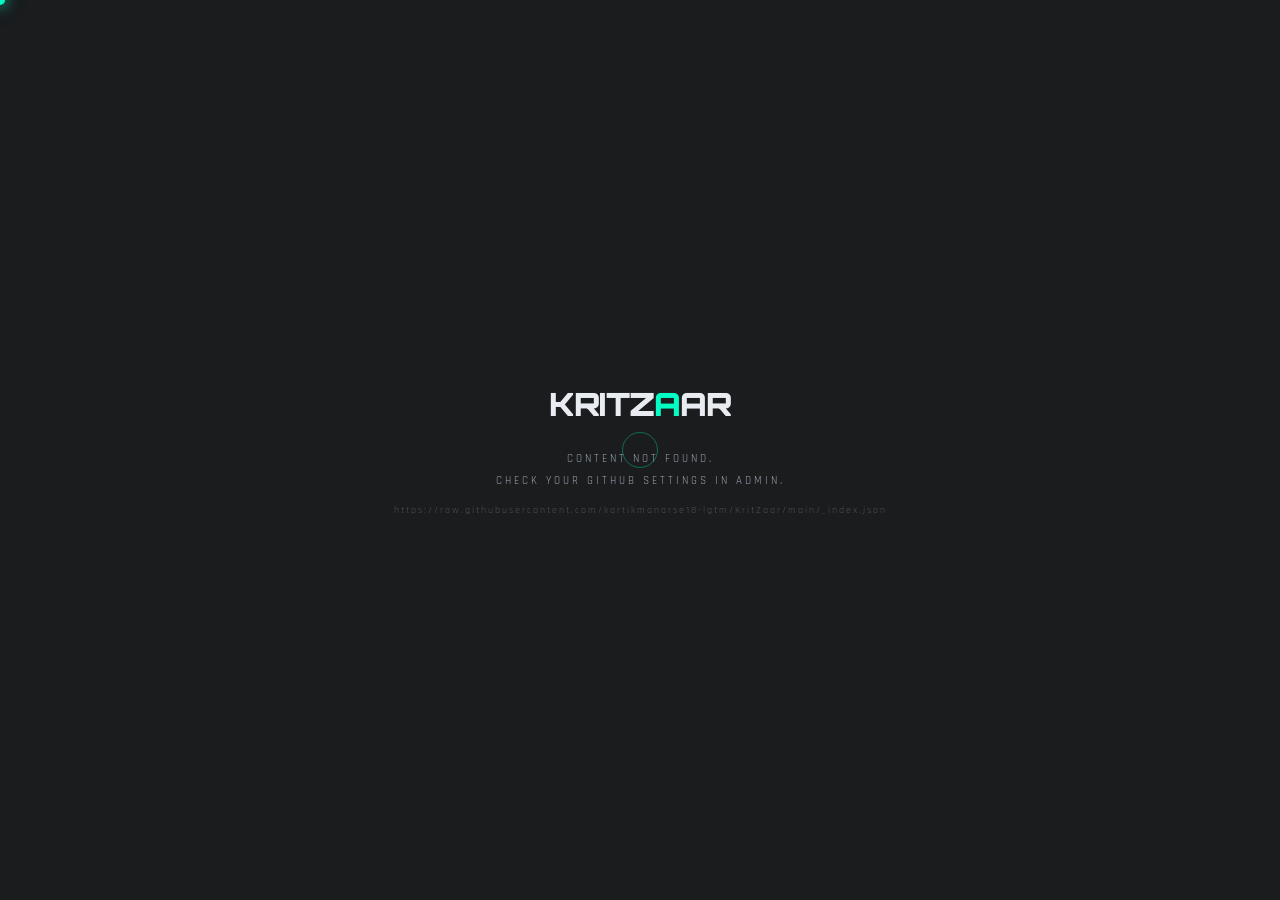
<file: index (2).html>
<!DOCTYPE html>
<html lang="en">
<head>
  <meta charset="UTF-8">
  <meta name="viewport" content="width=device-width, initial-scale=1.0">
  <title>KRITZAAR — Explore</title>
  <script src="https://cdnjs.cloudflare.com/ajax/libs/gsap/3.12.5/gsap.min.js"></script>
  <link href="https://fonts.googleapis.com/css2?family=Orbitron:wght@400;700;900&family=Rajdhani:wght@300;400;500;600&display=swap" rel="stylesheet">
  <style>
    :root {
      --bg:#1A1C1E; --card:#1E2124; --card2:#222528;
      --mint:#00FFC2; --slate:#9BA4B0; --white:#E8ECF0;
      --mint-glow:rgba(0,255,194,0.28); --mint-dim:rgba(0,255,194,0.07);
      --gold:#C9A227; --gold-dim:rgba(201,162,39,0.12); --gold-glow:rgba(201,162,39,0.28);
      --hub-tab-h:52px;
    }
    *,*::before,*::after{margin:0;padding:0;box-sizing:border-box;}
    html{scroll-behavior:smooth;}
    body{background:var(--bg);color:var(--slate);font-family:'Rajdhani',sans-serif;overflow-x:hidden;cursor:none;}
    #cur{position:fixed;width:10px;height:10px;border-radius:50%;background:var(--mint);pointer-events:none;z-index:9999;transform:translate(-50%,-50%);box-shadow:0 0 14px var(--mint),0 0 30px var(--mint-glow);transition:width .2s,height .2s;}
    #curRing{position:fixed;width:36px;height:36px;border-radius:50%;border:1px solid rgba(0,255,194,0.35);pointer-events:none;z-index:9998;transform:translate(-50%,-50%);transition:none;}
    body.gold-mode #cur{background:var(--gold);box-shadow:0 0 14px var(--gold),0 0 30px var(--gold-glow);}
    body.gold-mode #curRing{border-color:rgba(201,162,39,0.35);}
    @media(hover:none)and(pointer:coarse){#cur,#curRing{display:none!important;}body{cursor:auto!important;}button,.card{cursor:pointer!important;}}
    .grid-bg{position:fixed;inset:0;background-image:linear-gradient(rgba(0,255,194,0.025)1px,transparent 1px),linear-gradient(90deg,rgba(0,255,194,0.025)1px,transparent 1px);background-size:64px 64px;z-index:0;pointer-events:none;}
    .krz-bar{position:relative;z-index:1;padding:52px 52px 40px;border-bottom:1px solid rgba(0,255,194,0.055);display:flex;align-items:flex-end;justify-content:space-between;}
    .krz-wordmark{font-family:'Orbitron',sans-serif;font-size:clamp(36px,6vw,80px);font-weight:900;color:var(--white);letter-spacing:-2px;line-height:1;}
    .krz-wordmark .ac{color:var(--mint);text-shadow:0 0 24px var(--mint),0 0 60px var(--mint-glow);}
    .krz-meta{text-align:right;}
    .krz-meta p{font-size:10px;letter-spacing:5px;color:var(--slate);text-transform:uppercase;margin-bottom:8px;}
    .krz-meta a{font-size:10px;letter-spacing:4px;color:var(--mint);text-decoration:none;text-transform:uppercase;border-bottom:1px solid rgba(0,255,194,0.3);padding-bottom:2px;transition:border-color .25s;}
    .krz-meta a:hover{border-color:var(--mint);}
    .hub{position:relative;z-index:1;}
    .hub-tabbar{position:sticky;top:0;z-index:700;height:var(--hub-tab-h);display:flex;align-items:center;padding:0 52px;background:rgba(26,28,30,0.96);backdrop-filter:blur(16px);border-bottom:1px solid rgba(0,255,194,0.055);gap:0;overflow-x:auto;scrollbar-width:none;}
    .hub-tabbar::-webkit-scrollbar{display:none;}
    .htab{padding:0 18px;height:100%;font-family:'Rajdhani',sans-serif;font-size:11px;font-weight:600;letter-spacing:2.5px;text-transform:uppercase;color:var(--slate);background:none;border:none;border-bottom:2px solid transparent;cursor:none;white-space:nowrap;flex-shrink:0;display:flex;align-items:center;transition:color .22s,border-color .22s;}
    .htab:hover{color:var(--mint);}
    .htab.active{color:var(--mint);border-bottom-color:var(--mint);}
    .htab.gold-tab{color:rgba(201,162,39,0.6);}
    .htab.gold-tab:hover{color:var(--gold);}
    .htab.gold-tab.active{color:var(--gold);border-bottom-color:var(--gold);}
    .panel-hdr{padding:36px 52px 24px;display:flex;align-items:baseline;gap:16px;border-bottom:1px solid rgba(255,255,255,0.035);}
    .panel-name{font-family:'Orbitron',sans-serif;font-size:clamp(22px,3vw,38px);font-weight:900;color:var(--white);letter-spacing:4px;text-transform:uppercase;}
    .panel-name.gold-head{color:var(--gold);text-shadow:0 0 20px var(--gold-glow);}
    .panel-count{font-size:10px;letter-spacing:4px;color:var(--slate);text-transform:uppercase;}
    .pol-banner{margin:0 52px 0;padding:14px 20px;border:1px solid rgba(201,162,39,0.25);background:rgba(201,162,39,0.04);display:none;align-items:center;gap:14px;}
    .pol-banner.visible{display:flex;}
    .pol-banner-icon{font-size:16px;flex-shrink:0;}
    .pol-banner p{font-size:11px;letter-spacing:1.5px;color:rgba(201,162,39,0.75);line-height:1.6;}
    .pol-banner strong{color:var(--gold);}
    .feed-panel{display:none;padding:32px 52px 0;}
    .feed-panel.active{display:block;}
    .feed-grid{display:grid;grid-template-columns:repeat(3,1fr);gap:20px;margin-bottom:48px;}
    .card{background:var(--card);border:1px solid rgba(0,255,194,0.065);border-radius:1px;overflow:hidden;transition:border-color .28s,transform .28s;cursor:none;}
    .card:hover{border-color:rgba(0,255,194,0.32);transform:translateY(-5px);}
    .card:hover .card-thumb-inner{transform:scale(1.04);}
    .card:hover .card-cta{color:var(--mint);letter-spacing:4px;}
    .card.card-gold{border-color:rgba(201,162,39,0.1);}
    .card.card-gold:hover{border-color:rgba(201,162,39,0.38);}
    .card.card-gold:hover .card-cta{color:var(--gold);}
    .card-thumb{height:158px;overflow:hidden;position:relative;}
    .card-thumb-inner{width:100%;height:100%;transition:transform .45s ease;position:relative;}
    .th-stories{background:linear-gradient(138deg,#091e14 0%,#1a1c1e 100%);}
    .th-updates{background:linear-gradient(225deg,#0a1828 0%,#1a1c1e 100%);}
    .th-conflict{background:linear-gradient(45deg,#1a1008 0%,#1a1c1e 100%);}
    .th-fun{background:linear-gradient(315deg,#180a26 0%,#1a1c1e 100%);}
    .th-coolstuff{background:linear-gradient(180deg,#08181a 0%,#1a1c1e 100%);}
    .th-ai{background:linear-gradient(90deg,#06121e 0%,#1a1c1e 100%);}
    .th-interesting{background:linear-gradient(270deg,#0a1818 0%,#1a1c1e 100%);}
    .th-political{background:linear-gradient(180deg,#1c1606 0%,#1a1c1e 100%);}
    /* card with image override */
    .card-thumb-inner.has-img{background:none!important;}
    .card-thumb-inner.has-img img{width:100%;height:100%;object-fit:cover;display:block;}
    .card-thumb-inner::before{content:'';position:absolute;inset:0;background:repeating-linear-gradient(-48deg,transparent,transparent 18px,rgba(0,255,194,0.018)18px,rgba(0,255,194,0.018)19px);}
    .card-gold .card-thumb-inner::before{background:repeating-linear-gradient(-48deg,transparent,transparent 18px,rgba(201,162,39,0.025)18px,rgba(201,162,39,0.025)19px);}
    .card-num{position:absolute;bottom:10px;right:14px;font-family:'Orbitron',sans-serif;font-size:36px;font-weight:900;color:rgba(0,255,194,0.06);letter-spacing:-2px;line-height:1;user-select:none;}
    .card-gold .card-num{color:rgba(201,162,39,0.07);}
    .thumb-badge{position:absolute;top:14px;left:14px;font-family:'Rajdhani',sans-serif;font-size:9px;font-weight:600;letter-spacing:3px;text-transform:uppercase;color:var(--mint);background:rgba(0,0,0,0.55);padding:4px 10px;border-left:2px solid var(--mint);}
    .card-gold .thumb-badge{color:var(--gold);border-color:var(--gold);}
    .card-body{padding:18px 20px 20px;}
    .card-meta-row{display:flex;justify-content:space-between;align-items:center;margin-bottom:10px;}
    .card-tag{font-size:9px;letter-spacing:3.5px;text-transform:uppercase;color:var(--mint);}
    .card-gold .card-tag{color:var(--gold);}
    .card-time{font-size:9px;letter-spacing:2px;color:rgba(155,164,176,0.5);}
    .card-title{font-family:'Orbitron',sans-serif;font-size:12px;font-weight:700;color:var(--white);letter-spacing:0.3px;line-height:1.55;margin-bottom:14px;}
    .card-cta{font-family:'Rajdhani',sans-serif;font-size:10px;font-weight:600;letter-spacing:3px;text-transform:uppercase;color:var(--slate);background:none;border:none;cursor:none;padding:0;transition:color .25s,letter-spacing .25s;}
    .load-wrap{padding:0 52px 80px;display:flex;justify-content:center;}
    .load-btn{padding:14px 52px;border:1px solid rgba(0,255,194,0.25);background:none;color:var(--mint);font-family:'Rajdhani',sans-serif;font-size:11px;font-weight:600;letter-spacing:4px;text-transform:uppercase;cursor:none;position:relative;overflow:hidden;transition:color .3s;}
    .load-btn::before{content:'';position:absolute;inset:0;background:var(--mint);transform:translateX(-101%);transition:transform .35s cubic-bezier(.77,0,.175,1);z-index:-1;}
    .load-btn:hover{color:var(--bg);}
    .load-btn:hover::before{transform:translateX(0);}
    .load-btn.gold-btn{border-color:rgba(201,162,39,0.3);color:var(--gold);}
    .load-btn.gold-btn::before{background:var(--gold);}
    .status{position:fixed;bottom:28px;right:52px;z-index:500;font-size:9px;letter-spacing:3px;color:var(--slate);text-transform:uppercase;display:flex;align-items:center;gap:10px;}
    .s-dot{width:6px;height:6px;border-radius:50%;background:var(--mint);box-shadow:0 0 8px var(--mint);animation:blink 1.6s ease-in-out infinite;}
    @keyframes blink{0%,100%{opacity:1}50%{opacity:0.1}}
    #polModal{position:fixed;inset:0;z-index:1000;background:rgba(0,0,0,0.75);backdrop-filter:blur(6px);display:none;align-items:center;justify-content:center;}
    #polModal.show{display:flex;}
    .pol-box{background:#1C1D20;border:1px solid var(--gold);max-width:480px;width:90%;padding:44px 40px 40px;text-align:center;box-shadow:0 0 60px rgba(201,162,39,0.12);position:relative;}
    .pol-icon{font-size:28px;margin-bottom:18px;color:var(--gold);}
    .pol-box h3{font-family:'Orbitron',sans-serif;font-size:13px;font-weight:900;color:var(--gold);letter-spacing:7px;text-transform:uppercase;margin-bottom:18px;}
    .pol-box p{font-size:13px;letter-spacing:1px;color:var(--slate);line-height:1.75;margin-bottom:10px;}
    .pol-box .pol-disclaimer{font-size:10px;letter-spacing:2px;color:rgba(155,164,176,0.5);margin-bottom:32px;}
    .pol-confirm{padding:13px 36px;border:1px solid var(--gold);background:none;color:var(--gold);font-family:'Rajdhani',sans-serif;font-size:11px;font-weight:600;letter-spacing:4px;text-transform:uppercase;cursor:none;position:relative;overflow:hidden;transition:color .28s;}
    .pol-confirm::before{content:'';position:absolute;inset:0;background:var(--gold);transform:translateX(-101%);transition:transform .35s cubic-bezier(.77,0,.175,1);z-index:-1;}
    .pol-confirm:hover{color:var(--bg);}
    .pol-confirm:hover::before{transform:translateX(0);}
    .pol-cancel{margin-top:14px;display:block;font-size:10px;letter-spacing:3px;color:rgba(155,164,176,0.4);text-transform:uppercase;cursor:none;background:none;border:none;transition:color .25s;}
    .pol-cancel:hover{color:var(--slate);}
    /* Loading overlay */
    #loadingOverlay{position:fixed;inset:0;background:var(--bg);z-index:2000;display:flex;flex-direction:column;align-items:center;justify-content:center;gap:20px;transition:opacity .6s;}
    #loadingOverlay.fade{opacity:0;pointer-events:none;}
    .load-logo{font-family:'Orbitron',sans-serif;font-size:32px;font-weight:900;color:var(--white);letter-spacing:-1px;}
    .load-logo span{color:var(--mint);}
    .load-bar-wrap{width:200px;height:1px;background:rgba(0,255,194,0.1);}
    .load-bar{height:1px;background:var(--mint);width:0;animation:loadprog 1.5s ease-out forwards;box-shadow:0 0 8px var(--mint);}
    @keyframes loadprog{to{width:100%}}
    .load-msg{font-size:9px;letter-spacing:4px;color:var(--slate);text-transform:uppercase;}
    /* Responsive */
    @media(max-width:900px){.feed-grid{grid-template-columns:repeat(2,1fr);}.krz-bar,.panel-hdr,.feed-panel,.load-wrap,.pol-banner{padding-left:24px;padding-right:24px;}.hub-tabbar{padding:0 24px;}}
    @media(max-width:580px){.feed-grid{grid-template-columns:1fr;}.krz-bar{padding:28px 20px 24px;flex-direction:column;align-items:flex-start;gap:12px;}.krz-meta{text-align:left;}.krz-wordmark{font-size:clamp(32px,10vw,56px);}.panel-hdr{padding:20px 20px 16px;}.feed-panel,.load-wrap,.pol-banner{padding-left:16px;padding-right:16px;}.hub-tabbar{padding:0 16px;gap:0;}.htab{padding:0 12px;font-size:10px;letter-spacing:1.5px;}.card-thumb{height:130px;}.card-title{font-size:11px;}.status{bottom:16px;right:20px;font-size:8px;}}
  </style>
</head>
<body>

  <!-- Loading screen -->
  <div id="loadingOverlay">
    <div class="load-logo">KRITZ<span>A</span>AR</div>
    <div class="load-bar-wrap"><div class="load-bar"></div></div>
    <div class="load-msg">Loading content…</div>
  </div>

  <div id="cur"></div>
  <div id="curRing"></div>
  <div class="grid-bg"></div>
  <div class="status"><div class="s-dot"></div><span>LIVE — HUB</span></div>

  <div class="krz-bar">
    <h1 class="krz-wordmark">KRITZ<span class="ac">A</span>AR</h1>
    <div class="krz-meta">
      <p>Dark-mode content hub</p>
      <a href="#">↑ Begin the climb</a>
    </div>
  </div>

  <div class="hub" id="hub">
    <div class="hub-tabbar" id="tabBar"></div>
    <div class="panel-hdr">
      <h2 class="panel-name" id="panelName">Loading…</h2>
      <span class="panel-count" id="panelCount"></span>
    </div>
    <div class="pol-banner" id="polBanner">
      <div class="pol-banner-icon">⚠</div>
      <p><strong>Non-Suggested Content.</strong> This section contains political news. KRITZAAR does not promote or endorse any political position.</p>
    </div>
    <div id="panelsContainer"></div>
    <div class="load-wrap">
      <button class="load-btn" id="loadBtn">Load More</button>
    </div>
  </div>

  <div id="polModal">
    <div class="pol-box">
      <div class="pol-icon">⚠</div>
      <h3>Political Section</h3>
      <p>This section contains political news and analysis. KRITZAAR does not suggest, promote, or endorse any political party, candidate, or ideology.</p>
      <p class="pol-disclaimer">Content is presented for informational purposes only.</p>
      <button class="pol-confirm" id="polConfirm">I Understand — Show Content</button>
      <button class="pol-cancel" id="polCancel">Go Back</button>
    </div>
  </div>

  <script>
    /* ════════════════════════════════════════════
       VIEWER CONFIG — set your GitHub info here
       Replace with YOUR username, repo, and file path
    ════════════════════════════════════════════ */
    const GITHUB_USER = 'kartikmanarse18-lgtm';
    const GITHUB_REPO = 'KritZaar';
    const GITHUB_FILE = 'feeds.json'; // legacy fallback path

    // Base raw URL — folder prefix derived from GITHUB_FILE
    const _folder = GITHUB_FILE.includes('/') ? GITHUB_FILE.replace(/\/[^/]+$/, '') : '';
    const RAW_BASE = `https://raw.githubusercontent.com/${GITHUB_USER}/${GITHUB_REPO}/main/${_folder ? _folder + '/' : ''}`;
    const RAW_LEGACY = `https://raw.githubusercontent.com/${GITHUB_USER}/${GITHUB_REPO}/main/${GITHUB_FILE}`;

    /* ════════════════════════════════════════════
       FETCH FEEDS — split files + legacy fallback
    ════════════════════════════════════════════ */
    let FEEDS = {};
    let currentTab = '';
    let polConfirmed = false;

    async function loadFeeds() {
      const bust = '?t=' + Date.now();
      try {
        // Try new split format: _index.json first
        const idxRes = await fetch(RAW_BASE + '_index.json' + bust);

        if (idxRes.ok) {
          const index = await idxRes.json();
          // Apply theme immediately so page colours are right before cards render
          if (index._theme) applyTheme(index._theme);
          const sectionIds = Object.keys(index.sections || {});
          // Fetch all section files in parallel
          const results = await Promise.all(sectionIds.map(async id => {
            const r = await fetch(RAW_BASE + id + '.json' + bust);
            if (!r.ok) throw new Error('Section "' + id + '" not found (HTTP ' + r.status + ')');
            return [id, await r.json()];
          }));
          // Merge: index meta (label, count, isGold) + section cards
          FEEDS = {};
          for (const id of sectionIds) {
            const meta = index.sections[id];
            const sectionData = results.find(([sid]) => sid === id);
            FEEDS[id] = { ...meta, cards: sectionData ? sectionData[1].cards : [] };
          }
        } else {
          // Legacy fallback: single feeds.json
          const res = await fetch(RAW_LEGACY + bust);
          if (!res.ok) throw new Error('Not found');
          FEEDS = await res.json();
        }
        return true;
      } catch(e) {
        document.getElementById('loadingOverlay').innerHTML = `
          <div style="text-align:center;padding:40px">
            <div class="load-logo">KRITZ<span>A</span>AR</div>
            <p style="margin-top:24px;font-size:11px;letter-spacing:3px;color:var(--slate);text-transform:uppercase;line-height:2">
              Content not found.<br>Check your GitHub settings in admin.
            </p>
            <p style="margin-top:12px;font-size:10px;color:rgba(155,164,176,0.4);letter-spacing:2px">
              ${RAW_BASE}_index.json
            </p>
          </div>`;
        return false;
      }
    }

    function applyTheme(t) {
      if (!t) return;
      const s = document.documentElement.style;
      const toRgba = (hex, a) => { const h=hex.replace('#',''); const r=parseInt(h.slice(0,2),16),g=parseInt(h.slice(2,4),16),b=parseInt(h.slice(4,6),16); return `rgba(${r},${g},${b},${(+a).toFixed(3)})`; };
      if (t.accent) { s.setProperty('--mint', t.accent); s.setProperty('--mint-glow', toRgba(t.accent,(t.glowIntensity||28)/100)); s.setProperty('--mint-dim', toRgba(t.accent,0.07)); }
      if (t.bg)     s.setProperty('--bg', t.bg);
      if (t.card)   { s.setProperty('--card', t.card); s.setProperty('--card2', t.card); }
      if (t.gold)   { s.setProperty('--gold', t.gold); s.setProperty('--gold-glow', toRgba(t.gold,0.28)); s.setProperty('--gold-dim', toRgba(t.gold,0.12)); }
      if (t.slate)  s.setProperty('--slate', t.slate);
      if (t.white)  s.setProperty('--white', t.white);
      if (t.accent && t.gridOpacity !== undefined) {
        const a = (t.gridOpacity||2)/100;
        document.querySelectorAll('.grid-bg').forEach(el => {
          el.style.backgroundImage = `linear-gradient(${toRgba(t.accent,a)}1px,transparent 1px),linear-gradient(90deg,${toRgba(t.accent,a)}1px,transparent 1px)`;
        });
      }
      // Re-apply GSAP glow with new accent
      if (t.accent && typeof gsap !== 'undefined') {
        gsap.killTweensOf('.krz-wordmark .ac');
        gsap.to('.krz-wordmark .ac', {textShadow:`0 0 36px ${t.accent},0 0 80px ${toRgba(t.accent,0.5)}`,duration:2.2,ease:'power2.inOut',repeat:-1,yoyo:true});
      }
    }

    function buildCards(tabId, isGold) {
      const cards = FEEDS[tabId].cards;
      return cards.map((c, i) => {
        const hasImg = c.image && c.image.trim() !== '';
        const thumbInner = hasImg
          ? `<div class="card-thumb-inner has-img"><img src="${escHtml(c.image)}" alt="${escHtml(c.title)}" loading="lazy" onerror="this.parentElement.classList.remove('has-img');this.remove()"></div>`
          : `<div class="card-thumb-inner th-${tabId}"><div class="card-num">${String(i+1).padStart(2,'0')}</div><div class="thumb-badge">${escHtml(c.tag)}</div></div>`;
        return `
          <div class="card ${isGold?'card-gold':''}" ${c.url?`onclick="window.open('${escHtml(c.url)}','_blank')"`:''}>
            <div class="card-thumb">${thumbInner}</div>
            <div class="card-body">
              <div class="card-meta-row">
                <span class="card-tag">${escHtml(c.tag)}</span>
                <span class="card-time">${escHtml(c.time)} read</span>
              </div>
              <h3 class="card-title">${escHtml(c.title)}</h3>
              <button class="card-cta">${c.url?'Read →':'Coming Soon'}</button>
            </div>
          </div>`;
      }).join('');
    }

    function escHtml(s) {
      return String(s||'').replace(/&/g,'&amp;').replace(/</g,'&lt;').replace(/>/g,'&gt;').replace(/"/g,'&quot;');
    }

    function buildUI() {
      const tabBar = document.getElementById('tabBar');
      const container = document.getElementById('panelsContainer');
      tabBar.innerHTML = '';
      container.innerHTML = '';

      Object.keys(FEEDS).forEach((id, idx) => {
        const f = FEEDS[id];
        // Tab button
        const btn = document.createElement('button');
        btn.className = 'htab' + (f.isGold?' gold-tab':'') + (idx===0?' active':'');
        btn.dataset.tab = id;
        btn.textContent = (f.isGold ? '⚠ ' : '') + f.label;
        btn.addEventListener('click', () => switchTab(id));
        tabBar.appendChild(btn);
        // Panel
        const panel = document.createElement('div');
        panel.id = 'panel-' + id;
        panel.className = 'feed-panel' + (idx===0?' active':'');
        panel.innerHTML = `<div class="feed-grid">${buildCards(id, f.isGold)}</div>`;
        container.appendChild(panel);
      });

      currentTab = Object.keys(FEEDS)[0];
      const first = FEEDS[currentTab];
      document.getElementById('panelName').textContent = first.label;
      document.getElementById('panelCount').textContent = first.count;
    }

    function switchTab(tabId) {
      if (tabId === 'political' && FEEDS.political?.isGold && !polConfirmed) {
        document.getElementById('polModal').classList.add('show');
        return;
      }
      if (tabId === currentTab) return;
      currentTab = tabId;
      const isGold = FEEDS[tabId]?.isGold;
      document.body.classList.toggle('gold-mode', !!isGold);
      document.querySelectorAll('.htab').forEach(b => b.classList.toggle('active', b.dataset.tab===tabId));
      const pn = document.getElementById('panelName');
      pn.textContent = FEEDS[tabId].label;
      pn.className = 'panel-name' + (isGold?' gold-head':'');
      document.getElementById('panelCount').textContent = FEEDS[tabId].count;
      document.getElementById('polBanner').classList.toggle('visible', !!isGold);
      document.getElementById('loadBtn').className = 'load-btn' + (isGold?' gold-btn':'');
      document.querySelectorAll('.feed-panel').forEach(p => { p.classList.remove('active'); p.style.display='none'; });
      const panel = document.getElementById('panel-'+tabId);
      panel.style.display='block'; panel.classList.add('active');
      gsap.fromTo(panel.querySelectorAll('.card'),{y:28,opacity:0},{y:0,opacity:1,duration:.45,ease:'power2.out',stagger:.07});
      document.getElementById('hub').scrollIntoView({behavior:'smooth',block:'start'});
    }

    document.getElementById('polConfirm').addEventListener('click', () => {
      polConfirmed = true;
      document.getElementById('polModal').classList.remove('show');
      switchTab('political');
    });
    document.getElementById('polCancel').addEventListener('click', () => {
      document.getElementById('polModal').classList.remove('show');
    });
    document.getElementById('loadBtn').addEventListener('click', () => {
      const note = document.createElement('p');
      note.style.cssText='text-align:center;font-size:10px;letter-spacing:3px;color:rgba(155,164,176,0.4);text-transform:uppercase;padding:24px 0 12px;width:100%;';
      note.textContent='All articles loaded';
      const grid = document.getElementById('panel-'+currentTab)?.querySelector('.feed-grid');
      if (grid && !grid.querySelector('.end-note')) { note.className='end-note'; grid.after(note); }
    });

    /* CURSOR */
    const cur = document.getElementById('cur');
    const crg = document.getElementById('curRing');
    const isTouch = window.matchMedia('(hover:none)and(pointer:coarse)').matches;
    if (!isTouch) {
      let mx=window.innerWidth/2, my=window.innerHeight/2, rx=mx, ry=my;
      document.addEventListener('mousemove', e => { mx=e.clientX; my=e.clientY; cur.style.left=mx+'px'; cur.style.top=my+'px'; });
      (function ring(){rx+=(mx-rx)*.12;ry+=(my-ry)*.12;crg.style.left=rx+'px';crg.style.top=ry+'px';requestAnimationFrame(ring);})();
    }

    gsap.to('.krz-wordmark .ac',{textShadow:'0 0 36px var(--mint),0 0 80px var(--mint-glow)',duration:2.2,ease:'power2.inOut',repeat:-1,yoyo:true});

    /* INIT */
    (async () => {
      try {
        const ok = await loadFeeds();
        if (!ok) return;
        // For legacy feeds.json: strip _theme and apply it
        if (FEEDS._theme) { applyTheme(FEEDS._theme); delete FEEDS._theme; }
        // Strip any non-section keys
        Object.keys(FEEDS).forEach(k => {
          if (!FEEDS[k] || !Array.isArray(FEEDS[k].cards)) delete FEEDS[k];
        });
        buildUI();
      } catch(e) {
        console.error('[KRITZAAR] Init error:', e);
      }
      // Always dismiss overlay — even if something above threw
      setTimeout(() => {
        const overlay = document.getElementById('loadingOverlay');
        if (overlay) {
          overlay.classList.add('fade');
          setTimeout(() => { try { overlay.remove(); } catch(_){} }, 700);
        }
        try {
          const firstTab = Object.keys(FEEDS)[0];
          if (firstTab) gsap.from('#panel-' + firstTab + ' .card', {y:28,opacity:0,duration:.5,ease:'power2.out',stagger:.07,delay:.2});
        } catch(_) {}
      }, 800);
    })();
  </script>
</body>
</html>
</file>
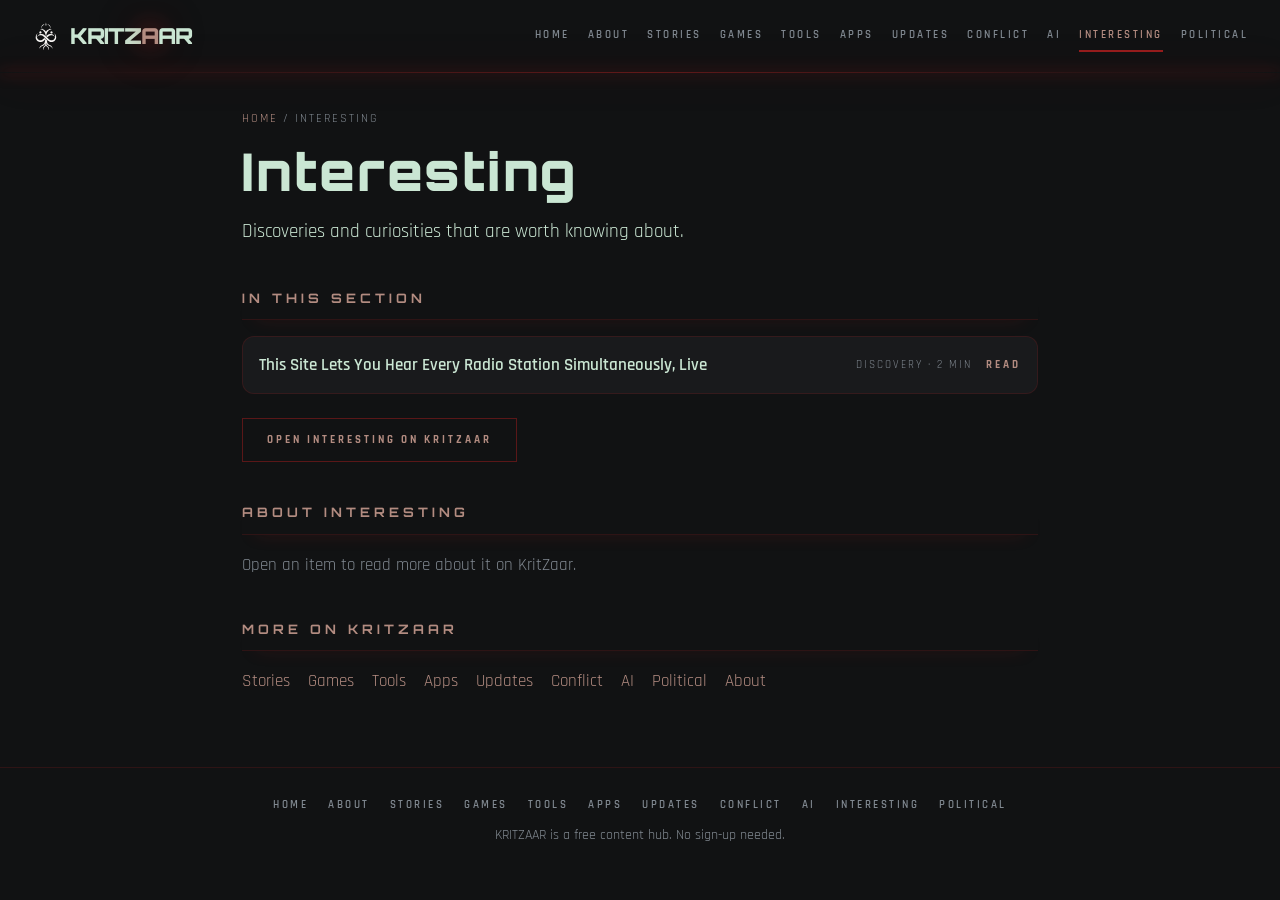
<file: interesting.html>
<!DOCTYPE html>
<html lang="en">
<head>
<meta charset="UTF-8">
<meta name="viewport" content="width=device-width, initial-scale=1">
<title>Interesting Finds and Discoveries | KRITZAAR</title>
<meta name="description" content="Discoveries and curiosities worth a look, collected on KritZaar.">
<link rel="canonical" href="https://kritzaar.online/interesting.html">
<link rel="icon" type="image/svg+xml" href="/brand/favicon.svg">
<link rel="icon" href="/favicon.ico" sizes="48x48">
<link rel="icon" type="image/png" sizes="192x192" href="/brand/icon-192.png">
<link rel="apple-touch-icon" href="/brand/apple-touch-icon.png">
<link rel="manifest" href="/manifest.webmanifest">
<meta name="theme-color" content="#101114">
<meta name="robots" content="index,follow">
<meta property="og:type" content="website">
<meta property="og:site_name" content="KRITZAAR">
<meta property="og:title" content="Interesting Finds and Discoveries | KRITZAAR">
<meta property="og:description" content="Discoveries and curiosities worth a look, collected on KritZaar.">
<meta property="og:url" content="https://kritzaar.online/interesting.html">
<meta property="og:image" content="https://kritzaar.online/brand/og-image.png">
<meta property="og:image:width" content="1200">
<meta property="og:image:height" content="630">
<meta name="twitter:card" content="summary_large_image">
<meta name="twitter:image" content="https://kritzaar.online/brand/og-image.png">
<link href="https://fonts.googleapis.com/css2?family=Orbitron:wght@400;700;900&family=Rajdhani:wght@300;400;500;600&display=swap" rel="stylesheet">
<link rel="stylesheet" href="pages.css">
<script async src="https://pagead2.googlesyndication.com/pagead/js/adsbygoogle.js?client=ca-pub-4231942641082363"
     crossorigin="anonymous"></script>
<script type="application/ld+json">{"@context": "https://schema.org", "@graph": [{"@type": "CollectionPage", "name": "Interesting Finds and Discoveries", "url": "https://kritzaar.online/interesting.html", "description": "Discoveries and curiosities worth a look, collected on KritZaar.", "isPartOf": {"@type": "WebSite", "name": "KRITZAAR", "url": "https://kritzaar.online/"}, "mainEntity": {"@type": "ItemList", "numberOfItems": 1, "itemListElement": [{"@type": "ListItem", "position": 1, "name": "This Site Lets You Hear Every Radio Station Simultaneously, Live"}]}}, {"@type": "BreadcrumbList", "itemListElement": [{"@type": "ListItem", "position": 1, "name": "KRITZAAR", "item": "https://kritzaar.online/"}, {"@type": "ListItem", "position": 2, "name": "Interesting", "item": "https://kritzaar.online/interesting.html"}]}]}</script>
</head>
<body>
<header class="top"><a class="mark" href="index.html"><img class="mark-logo" src="brand/logo-emblem-white.svg" alt="" width="28" height="30">KRITZ<span>A</span>AR</a><nav aria-label="Sections"><a href="index.html">Home</a><a href="about.html">About</a><a href="stories.html">Stories</a><a href="games.html">Games</a><a href="tools.html">Tools</a><a href="cool-stuff.html">Apps</a><a href="updates.html">Updates</a><a href="conflict.html">Conflict</a><a href="ai.html">AI</a><a href="interesting.html" aria-current="page">Interesting</a><a href="political.html">Political</a></nav></header><div class="glow" aria-hidden="true"></div>
<main>
<p class="crumbs"><a href="index.html">Home</a> / Interesting</p>
<h1>Interesting</h1>
<p class="lead">Discoveries and curiosities that are worth knowing about.</p>
<h2>In this section</h2>
<ul class="items"><li><a class="item" href="index.html#/article/interesting/this-site-lets-you-hear-every-radio-station-simultaneously-live"><span class="item-t">This Site Lets You Hear Every Radio Station Simultaneously, Live</span><span class="item-m">Discovery · 2 min</span><span class="item-go">Read</span></a></li></ul>
<p><a class="btn" href="index.html#/section/interesting">Open Interesting on KritZaar</a></p>
<h2>About Interesting</h2>
<p>Open an item to read more about it on KritZaar.</p>
<h2>More on KritZaar</h2>
<p class="more"><a href="stories.html">Stories</a> <a href="games.html">Games</a> <a href="tools.html">Tools</a> <a href="cool-stuff.html">Apps</a> <a href="updates.html">Updates</a> <a href="conflict.html">Conflict</a> <a href="ai.html">AI</a> <a href="political.html">Political</a> <a href="about.html">About</a></p>
</main>
<footer class="foot"><nav aria-label="Footer"><a href="index.html">Home</a> <a href="about.html">About</a> <a href="stories.html">Stories</a> <a href="games.html">Games</a> <a href="tools.html">Tools</a> <a href="cool-stuff.html">Apps</a> <a href="updates.html">Updates</a> <a href="conflict.html">Conflict</a> <a href="ai.html">AI</a> <a href="interesting.html">Interesting</a> <a href="political.html">Political</a></nav><p>KRITZAAR is a free content hub. No sign-up needed.</p></footer>
</body>
</html>
</file>
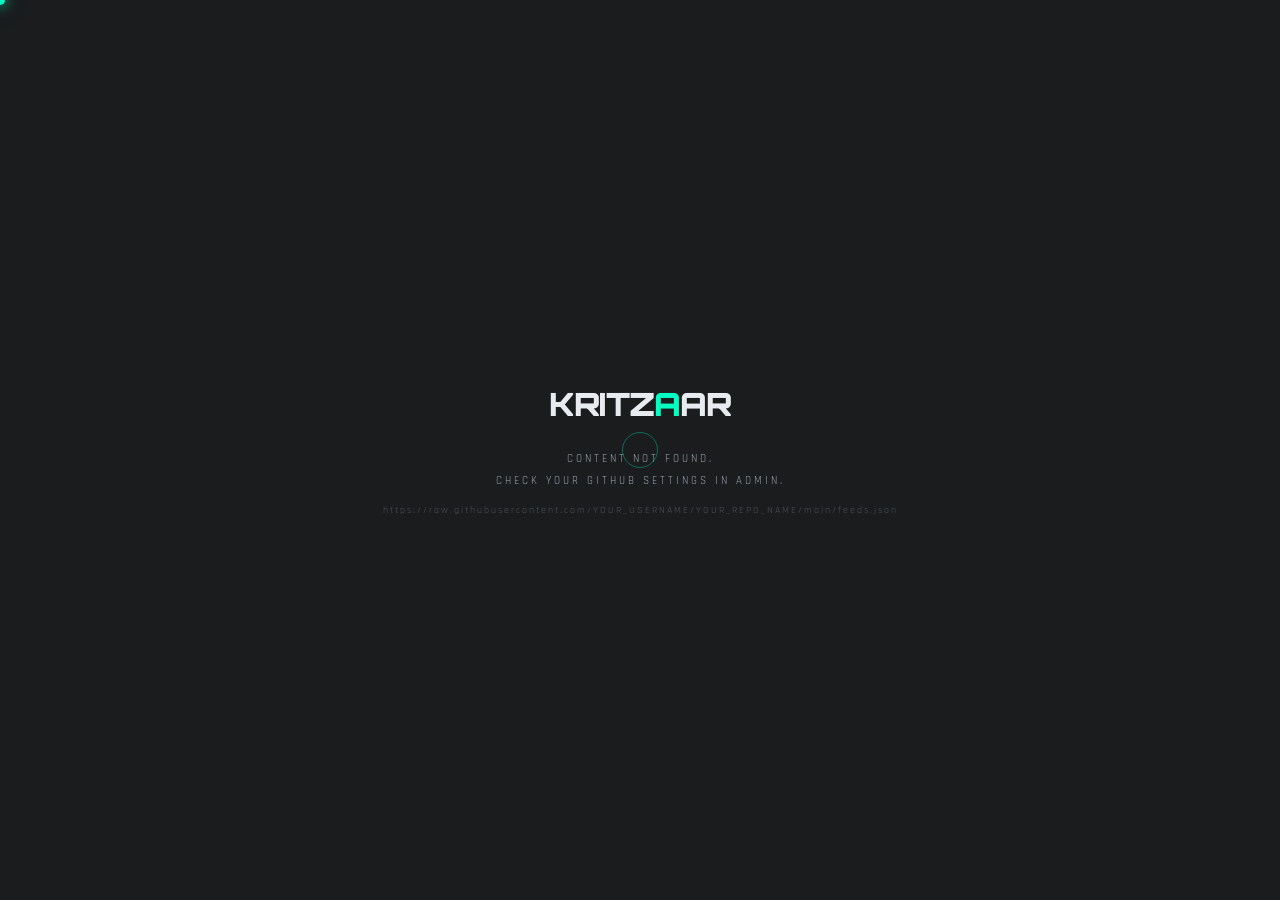
<file: kritzaar-viewer (1).html>
<!DOCTYPE html>
<html lang="en">
<head>
  <meta charset="UTF-8">
  <meta name="viewport" content="width=device-width, initial-scale=1.0">
  <title>KRITZAAR — Explore</title>
  <script src="https://cdnjs.cloudflare.com/ajax/libs/gsap/3.12.5/gsap.min.js"></script>
  <link href="https://fonts.googleapis.com/css2?family=Orbitron:wght@400;700;900&family=Rajdhani:wght@300;400;500;600&display=swap" rel="stylesheet">
  <style>
    :root {
      --bg:#1A1C1E; --card:#1E2124; --card2:#222528;
      --mint:#00FFC2; --slate:#9BA4B0; --white:#E8ECF0;
      --mint-glow:rgba(0,255,194,0.28); --mint-dim:rgba(0,255,194,0.07);
      --gold:#C9A227; --gold-dim:rgba(201,162,39,0.12); --gold-glow:rgba(201,162,39,0.28);
      --hub-tab-h:52px;
    }
    *,*::before,*::after{margin:0;padding:0;box-sizing:border-box;}
    html{scroll-behavior:smooth;}
    body{background:var(--bg);color:var(--slate);font-family:'Rajdhani',sans-serif;overflow-x:hidden;cursor:none;}
    #cur{position:fixed;width:10px;height:10px;border-radius:50%;background:var(--mint);pointer-events:none;z-index:9999;transform:translate(-50%,-50%);box-shadow:0 0 14px var(--mint),0 0 30px var(--mint-glow);transition:width .2s,height .2s;}
    #curRing{position:fixed;width:36px;height:36px;border-radius:50%;border:1px solid rgba(0,255,194,0.35);pointer-events:none;z-index:9998;transform:translate(-50%,-50%);transition:none;}
    body.gold-mode #cur{background:var(--gold);box-shadow:0 0 14px var(--gold),0 0 30px var(--gold-glow);}
    body.gold-mode #curRing{border-color:rgba(201,162,39,0.35);}
    @media(hover:none)and(pointer:coarse){#cur,#curRing{display:none!important;}body{cursor:auto!important;}button,.card{cursor:pointer!important;}}
    .grid-bg{position:fixed;inset:0;background-image:linear-gradient(rgba(0,255,194,0.025)1px,transparent 1px),linear-gradient(90deg,rgba(0,255,194,0.025)1px,transparent 1px);background-size:64px 64px;z-index:0;pointer-events:none;}
    .krz-bar{position:relative;z-index:1;padding:52px 52px 40px;border-bottom:1px solid rgba(0,255,194,0.055);display:flex;align-items:flex-end;justify-content:space-between;}
    .krz-wordmark{font-family:'Orbitron',sans-serif;font-size:clamp(36px,6vw,80px);font-weight:900;color:var(--white);letter-spacing:-2px;line-height:1;}
    .krz-wordmark .ac{color:var(--mint);text-shadow:0 0 24px var(--mint),0 0 60px var(--mint-glow);}
    .krz-meta{text-align:right;}
    .krz-meta p{font-size:10px;letter-spacing:5px;color:var(--slate);text-transform:uppercase;margin-bottom:8px;}
    .krz-meta a{font-size:10px;letter-spacing:4px;color:var(--mint);text-decoration:none;text-transform:uppercase;border-bottom:1px solid rgba(0,255,194,0.3);padding-bottom:2px;transition:border-color .25s;}
    .krz-meta a:hover{border-color:var(--mint);}
    .hub{position:relative;z-index:1;}
    .hub-tabbar{position:sticky;top:0;z-index:700;height:var(--hub-tab-h);display:flex;align-items:center;padding:0 52px;background:rgba(26,28,30,0.96);backdrop-filter:blur(16px);border-bottom:1px solid rgba(0,255,194,0.055);gap:0;overflow-x:auto;scrollbar-width:none;}
    .hub-tabbar::-webkit-scrollbar{display:none;}
    .htab{padding:0 18px;height:100%;font-family:'Rajdhani',sans-serif;font-size:11px;font-weight:600;letter-spacing:2.5px;text-transform:uppercase;color:var(--slate);background:none;border:none;border-bottom:2px solid transparent;cursor:none;white-space:nowrap;flex-shrink:0;display:flex;align-items:center;transition:color .22s,border-color .22s;}
    .htab:hover{color:var(--mint);}
    .htab.active{color:var(--mint);border-bottom-color:var(--mint);}
    .htab.gold-tab{color:rgba(201,162,39,0.6);}
    .htab.gold-tab:hover{color:var(--gold);}
    .htab.gold-tab.active{color:var(--gold);border-bottom-color:var(--gold);}
    .panel-hdr{padding:36px 52px 24px;display:flex;align-items:baseline;gap:16px;border-bottom:1px solid rgba(255,255,255,0.035);}
    .panel-name{font-family:'Orbitron',sans-serif;font-size:clamp(22px,3vw,38px);font-weight:900;color:var(--white);letter-spacing:4px;text-transform:uppercase;}
    .panel-name.gold-head{color:var(--gold);text-shadow:0 0 20px var(--gold-glow);}
    .panel-count{font-size:10px;letter-spacing:4px;color:var(--slate);text-transform:uppercase;}
    .pol-banner{margin:0 52px 0;padding:14px 20px;border:1px solid rgba(201,162,39,0.25);background:rgba(201,162,39,0.04);display:none;align-items:center;gap:14px;}
    .pol-banner.visible{display:flex;}
    .pol-banner-icon{font-size:16px;flex-shrink:0;}
    .pol-banner p{font-size:11px;letter-spacing:1.5px;color:rgba(201,162,39,0.75);line-height:1.6;}
    .pol-banner strong{color:var(--gold);}
    .feed-panel{display:none;padding:32px 52px 0;}
    .feed-panel.active{display:block;}
    .feed-grid{display:grid;grid-template-columns:repeat(3,1fr);gap:20px;margin-bottom:48px;}
    .card{background:var(--card);border:1px solid rgba(0,255,194,0.065);border-radius:1px;overflow:hidden;transition:border-color .28s,transform .28s;cursor:none;}
    .card:hover{border-color:rgba(0,255,194,0.32);transform:translateY(-5px);}
    .card:hover .card-thumb-inner{transform:scale(1.04);}
    .card:hover .card-cta{color:var(--mint);letter-spacing:4px;}
    .card.card-gold{border-color:rgba(201,162,39,0.1);}
    .card.card-gold:hover{border-color:rgba(201,162,39,0.38);}
    .card.card-gold:hover .card-cta{color:var(--gold);}
    .card-thumb{height:158px;overflow:hidden;position:relative;}
    .card-thumb-inner{width:100%;height:100%;transition:transform .45s ease;position:relative;}
    .th-stories{background:linear-gradient(138deg,#091e14 0%,#1a1c1e 100%);}
    .th-updates{background:linear-gradient(225deg,#0a1828 0%,#1a1c1e 100%);}
    .th-conflict{background:linear-gradient(45deg,#1a1008 0%,#1a1c1e 100%);}
    .th-fun{background:linear-gradient(315deg,#180a26 0%,#1a1c1e 100%);}
    .th-coolstuff{background:linear-gradient(180deg,#08181a 0%,#1a1c1e 100%);}
    .th-ai{background:linear-gradient(90deg,#06121e 0%,#1a1c1e 100%);}
    .th-interesting{background:linear-gradient(270deg,#0a1818 0%,#1a1c1e 100%);}
    .th-political{background:linear-gradient(180deg,#1c1606 0%,#1a1c1e 100%);}
    /* card with image override */
    .card-thumb-inner.has-img{background:none!important;}
    .card-thumb-inner.has-img img{width:100%;height:100%;object-fit:cover;display:block;}
    .card-thumb-inner::before{content:'';position:absolute;inset:0;background:repeating-linear-gradient(-48deg,transparent,transparent 18px,rgba(0,255,194,0.018)18px,rgba(0,255,194,0.018)19px);}
    .card-gold .card-thumb-inner::before{background:repeating-linear-gradient(-48deg,transparent,transparent 18px,rgba(201,162,39,0.025)18px,rgba(201,162,39,0.025)19px);}
    .card-num{position:absolute;bottom:10px;right:14px;font-family:'Orbitron',sans-serif;font-size:36px;font-weight:900;color:rgba(0,255,194,0.06);letter-spacing:-2px;line-height:1;user-select:none;}
    .card-gold .card-num{color:rgba(201,162,39,0.07);}
    .thumb-badge{position:absolute;top:14px;left:14px;font-family:'Rajdhani',sans-serif;font-size:9px;font-weight:600;letter-spacing:3px;text-transform:uppercase;color:var(--mint);background:rgba(0,0,0,0.55);padding:4px 10px;border-left:2px solid var(--mint);}
    .card-gold .thumb-badge{color:var(--gold);border-color:var(--gold);}
    .card-body{padding:18px 20px 20px;}
    .card-meta-row{display:flex;justify-content:space-between;align-items:center;margin-bottom:10px;}
    .card-tag{font-size:9px;letter-spacing:3.5px;text-transform:uppercase;color:var(--mint);}
    .card-gold .card-tag{color:var(--gold);}
    .card-time{font-size:9px;letter-spacing:2px;color:rgba(155,164,176,0.5);}
    .card-title{font-family:'Orbitron',sans-serif;font-size:12px;font-weight:700;color:var(--white);letter-spacing:0.3px;line-height:1.55;margin-bottom:14px;}
    .card-cta{font-family:'Rajdhani',sans-serif;font-size:10px;font-weight:600;letter-spacing:3px;text-transform:uppercase;color:var(--slate);background:none;border:none;cursor:none;padding:0;transition:color .25s,letter-spacing .25s;}
    .load-wrap{padding:0 52px 80px;display:flex;justify-content:center;}
    .load-btn{padding:14px 52px;border:1px solid rgba(0,255,194,0.25);background:none;color:var(--mint);font-family:'Rajdhani',sans-serif;font-size:11px;font-weight:600;letter-spacing:4px;text-transform:uppercase;cursor:none;position:relative;overflow:hidden;transition:color .3s;}
    .load-btn::before{content:'';position:absolute;inset:0;background:var(--mint);transform:translateX(-101%);transition:transform .35s cubic-bezier(.77,0,.175,1);z-index:-1;}
    .load-btn:hover{color:var(--bg);}
    .load-btn:hover::before{transform:translateX(0);}
    .load-btn.gold-btn{border-color:rgba(201,162,39,0.3);color:var(--gold);}
    .load-btn.gold-btn::before{background:var(--gold);}
    .status{position:fixed;bottom:28px;right:52px;z-index:500;font-size:9px;letter-spacing:3px;color:var(--slate);text-transform:uppercase;display:flex;align-items:center;gap:10px;}
    .s-dot{width:6px;height:6px;border-radius:50%;background:var(--mint);box-shadow:0 0 8px var(--mint);animation:blink 1.6s ease-in-out infinite;}
    @keyframes blink{0%,100%{opacity:1}50%{opacity:0.1}}
    #polModal{position:fixed;inset:0;z-index:1000;background:rgba(0,0,0,0.75);backdrop-filter:blur(6px);display:none;align-items:center;justify-content:center;}
    #polModal.show{display:flex;}
    .pol-box{background:#1C1D20;border:1px solid var(--gold);max-width:480px;width:90%;padding:44px 40px 40px;text-align:center;box-shadow:0 0 60px rgba(201,162,39,0.12);position:relative;}
    .pol-icon{font-size:28px;margin-bottom:18px;color:var(--gold);}
    .pol-box h3{font-family:'Orbitron',sans-serif;font-size:13px;font-weight:900;color:var(--gold);letter-spacing:7px;text-transform:uppercase;margin-bottom:18px;}
    .pol-box p{font-size:13px;letter-spacing:1px;color:var(--slate);line-height:1.75;margin-bottom:10px;}
    .pol-box .pol-disclaimer{font-size:10px;letter-spacing:2px;color:rgba(155,164,176,0.5);margin-bottom:32px;}
    .pol-confirm{padding:13px 36px;border:1px solid var(--gold);background:none;color:var(--gold);font-family:'Rajdhani',sans-serif;font-size:11px;font-weight:600;letter-spacing:4px;text-transform:uppercase;cursor:none;position:relative;overflow:hidden;transition:color .28s;}
    .pol-confirm::before{content:'';position:absolute;inset:0;background:var(--gold);transform:translateX(-101%);transition:transform .35s cubic-bezier(.77,0,.175,1);z-index:-1;}
    .pol-confirm:hover{color:var(--bg);}
    .pol-confirm:hover::before{transform:translateX(0);}
    .pol-cancel{margin-top:14px;display:block;font-size:10px;letter-spacing:3px;color:rgba(155,164,176,0.4);text-transform:uppercase;cursor:none;background:none;border:none;transition:color .25s;}
    .pol-cancel:hover{color:var(--slate);}
    /* Loading overlay */
    #loadingOverlay{position:fixed;inset:0;background:var(--bg);z-index:2000;display:flex;flex-direction:column;align-items:center;justify-content:center;gap:20px;transition:opacity .6s;}
    #loadingOverlay.fade{opacity:0;pointer-events:none;}
    .load-logo{font-family:'Orbitron',sans-serif;font-size:32px;font-weight:900;color:var(--white);letter-spacing:-1px;}
    .load-logo span{color:var(--mint);}
    .load-bar-wrap{width:200px;height:1px;background:rgba(0,255,194,0.1);}
    .load-bar{height:1px;background:var(--mint);width:0;animation:loadprog 1.5s ease-out forwards;box-shadow:0 0 8px var(--mint);}
    @keyframes loadprog{to{width:100%}}
    .load-msg{font-size:9px;letter-spacing:4px;color:var(--slate);text-transform:uppercase;}
    /* Responsive */
    @media(max-width:900px){.feed-grid{grid-template-columns:repeat(2,1fr);}.krz-bar,.panel-hdr,.feed-panel,.load-wrap,.pol-banner{padding-left:24px;padding-right:24px;}.hub-tabbar{padding:0 24px;}}
    @media(max-width:580px){.feed-grid{grid-template-columns:1fr;}.krz-bar{padding:28px 20px 24px;flex-direction:column;align-items:flex-start;gap:12px;}.krz-meta{text-align:left;}.krz-wordmark{font-size:clamp(32px,10vw,56px);}.panel-hdr{padding:20px 20px 16px;}.feed-panel,.load-wrap,.pol-banner{padding-left:16px;padding-right:16px;}.hub-tabbar{padding:0 16px;gap:0;}.htab{padding:0 12px;font-size:10px;letter-spacing:1.5px;}.card-thumb{height:130px;}.card-title{font-size:11px;}.status{bottom:16px;right:20px;font-size:8px;}}
  </style>
</head>
<body>

  <!-- Loading screen -->
  <div id="loadingOverlay">
    <div class="load-logo">KRITZ<span>A</span>AR</div>
    <div class="load-bar-wrap"><div class="load-bar"></div></div>
    <div class="load-msg">Loading content…</div>
  </div>

  <div id="cur"></div>
  <div id="curRing"></div>
  <div class="grid-bg"></div>
  <div class="status"><div class="s-dot"></div><span>LIVE — HUB</span></div>

  <div class="krz-bar">
    <h1 class="krz-wordmark">KRITZ<span class="ac">A</span>AR</h1>
    <div class="krz-meta">
      <p>Dark-mode content hub</p>
      <a href="#">↑ Begin the climb</a>
    </div>
  </div>

  <div class="hub" id="hub">
    <div class="hub-tabbar" id="tabBar"></div>
    <div class="panel-hdr">
      <h2 class="panel-name" id="panelName">Loading…</h2>
      <span class="panel-count" id="panelCount"></span>
    </div>
    <div class="pol-banner" id="polBanner">
      <div class="pol-banner-icon">⚠</div>
      <p><strong>Non-Suggested Content.</strong> This section contains political news. KRITZAAR does not promote or endorse any political position.</p>
    </div>
    <div id="panelsContainer"></div>
    <div class="load-wrap">
      <button class="load-btn" id="loadBtn">Load More</button>
    </div>
  </div>

  <div id="polModal">
    <div class="pol-box">
      <div class="pol-icon">⚠</div>
      <h3>Political Section</h3>
      <p>This section contains political news and analysis. KRITZAAR does not suggest, promote, or endorse any political party, candidate, or ideology.</p>
      <p class="pol-disclaimer">Content is presented for informational purposes only.</p>
      <button class="pol-confirm" id="polConfirm">I Understand — Show Content</button>
      <button class="pol-cancel" id="polCancel">Go Back</button>
    </div>
  </div>

  <script>
    /* ════════════════════════════════════════════
       VIEWER CONFIG — set your GitHub info here
       Replace with YOUR username, repo, and file path
    ════════════════════════════════════════════ */
    const GITHUB_USER = 'YOUR_USERNAME';      // e.g. 'johndoe'
    const GITHUB_REPO = 'YOUR_REPO_NAME';     // e.g. 'kritzaar-data'
    const GITHUB_FILE = 'feeds.json';         // path in repo

    const RAW_URL = `https://raw.githubusercontent.com/${GITHUB_USER}/${GITHUB_REPO}/main/${GITHUB_FILE}`;

    /* ════════════════════════════════════════════
       FETCH FEEDS FROM GITHUB
    ════════════════════════════════════════════ */
    let FEEDS = {};
    let currentTab = '';
    let polConfirmed = false;

    async function loadFeeds() {
      try {
        const res = await fetch(RAW_URL + '?t=' + Date.now()); // bust cache
        if (!res.ok) throw new Error('Not found');
        FEEDS = await res.json();
      } catch(e) {
        // Fallback: show a helpful message
        document.getElementById('loadingOverlay').innerHTML = `
          <div style="text-align:center;padding:40px">
            <div class="load-logo">KRITZ<span>A</span>AR</div>
            <p style="margin-top:24px;font-size:11px;letter-spacing:3px;color:var(--slate);text-transform:uppercase;line-height:2">
              Content not found.<br>
              Check your GitHub settings in admin.
            </p>
            <p style="margin-top:12px;font-size:10px;color:rgba(155,164,176,0.4);letter-spacing:2px">
              ${RAW_URL}
            </p>
          </div>`;
        return false;
      }
      return true;
    }

    function buildCards(tabId, isGold) {
      const cards = FEEDS[tabId].cards;
      return cards.map((c, i) => {
        const hasImg = c.image && c.image.trim() !== '';
        const thumbInner = hasImg
          ? `<div class="card-thumb-inner has-img"><img src="${escHtml(c.image)}" alt="${escHtml(c.title)}" loading="lazy" onerror="this.parentElement.classList.remove('has-img');this.remove()"></div>`
          : `<div class="card-thumb-inner th-${tabId}"><div class="card-num">${String(i+1).padStart(2,'0')}</div><div class="thumb-badge">${escHtml(c.tag)}</div></div>`;
        return `
          <div class="card ${isGold?'card-gold':''}" ${c.url?`onclick="window.open('${escHtml(c.url)}','_blank')"`:''}>
            <div class="card-thumb">${thumbInner}</div>
            <div class="card-body">
              <div class="card-meta-row">
                <span class="card-tag">${escHtml(c.tag)}</span>
                <span class="card-time">${escHtml(c.time)} read</span>
              </div>
              <h3 class="card-title">${escHtml(c.title)}</h3>
              <button class="card-cta">${c.url?'Read →':'Coming Soon'}</button>
            </div>
          </div>`;
      }).join('');
    }

    function escHtml(s) {
      return String(s||'').replace(/&/g,'&amp;').replace(/</g,'&lt;').replace(/>/g,'&gt;').replace(/"/g,'&quot;');
    }

    function buildUI() {
      const tabBar = document.getElementById('tabBar');
      const container = document.getElementById('panelsContainer');
      tabBar.innerHTML = '';
      container.innerHTML = '';

      Object.keys(FEEDS).forEach((id, idx) => {
        const f = FEEDS[id];
        // Tab button
        const btn = document.createElement('button');
        btn.className = 'htab' + (f.isGold?' gold-tab':'') + (idx===0?' active':'');
        btn.dataset.tab = id;
        btn.textContent = (f.isGold ? '⚠ ' : '') + f.label;
        btn.addEventListener('click', () => switchTab(id));
        tabBar.appendChild(btn);
        // Panel
        const panel = document.createElement('div');
        panel.id = 'panel-' + id;
        panel.className = 'feed-panel' + (idx===0?' active':'');
        panel.innerHTML = `<div class="feed-grid">${buildCards(id, f.isGold)}</div>`;
        container.appendChild(panel);
      });

      currentTab = Object.keys(FEEDS)[0];
      const first = FEEDS[currentTab];
      document.getElementById('panelName').textContent = first.label;
      document.getElementById('panelCount').textContent = first.count;
    }

    function switchTab(tabId) {
      if (tabId === 'political' && FEEDS.political?.isGold && !polConfirmed) {
        document.getElementById('polModal').classList.add('show');
        return;
      }
      if (tabId === currentTab) return;
      currentTab = tabId;
      const isGold = FEEDS[tabId]?.isGold;
      document.body.classList.toggle('gold-mode', !!isGold);
      document.querySelectorAll('.htab').forEach(b => b.classList.toggle('active', b.dataset.tab===tabId));
      const pn = document.getElementById('panelName');
      pn.textContent = FEEDS[tabId].label;
      pn.className = 'panel-name' + (isGold?' gold-head':'');
      document.getElementById('panelCount').textContent = FEEDS[tabId].count;
      document.getElementById('polBanner').classList.toggle('visible', !!isGold);
      document.getElementById('loadBtn').className = 'load-btn' + (isGold?' gold-btn':'');
      document.querySelectorAll('.feed-panel').forEach(p => { p.classList.remove('active'); p.style.display='none'; });
      const panel = document.getElementById('panel-'+tabId);
      panel.style.display='block'; panel.classList.add('active');
      gsap.fromTo(panel.querySelectorAll('.card'),{y:28,opacity:0},{y:0,opacity:1,duration:.45,ease:'power2.out',stagger:.07});
      document.getElementById('hub').scrollIntoView({behavior:'smooth',block:'start'});
    }

    document.getElementById('polConfirm').addEventListener('click', () => {
      polConfirmed = true;
      document.getElementById('polModal').classList.remove('show');
      switchTab('political');
    });
    document.getElementById('polCancel').addEventListener('click', () => {
      document.getElementById('polModal').classList.remove('show');
    });
    document.getElementById('loadBtn').addEventListener('click', () => {
      const note = document.createElement('p');
      note.style.cssText='text-align:center;font-size:10px;letter-spacing:3px;color:rgba(155,164,176,0.4);text-transform:uppercase;padding:24px 0 12px;width:100%;';
      note.textContent='All articles loaded';
      const grid = document.getElementById('panel-'+currentTab)?.querySelector('.feed-grid');
      if (grid && !grid.querySelector('.end-note')) { note.className='end-note'; grid.after(note); }
    });

    /* CURSOR */
    const cur = document.getElementById('cur');
    const crg = document.getElementById('curRing');
    const isTouch = window.matchMedia('(hover:none)and(pointer:coarse)').matches;
    if (!isTouch) {
      let mx=window.innerWidth/2, my=window.innerHeight/2, rx=mx, ry=my;
      document.addEventListener('mousemove', e => { mx=e.clientX; my=e.clientY; cur.style.left=mx+'px'; cur.style.top=my+'px'; });
      (function ring(){rx+=(mx-rx)*.12;ry+=(my-ry)*.12;crg.style.left=rx+'px';crg.style.top=ry+'px';requestAnimationFrame(ring);})();
    }

    gsap.to('.krz-wordmark .ac',{textShadow:'0 0 36px #00FFC2,0 0 80px rgba(0,255,194,0.5)',duration:2.2,ease:'power2.inOut',repeat:-1,yoyo:true});

    /* INIT */
    (async () => {
      const ok = await loadFeeds();
      if (!ok) return;
      buildUI();
      setTimeout(() => {
        document.getElementById('loadingOverlay').classList.add('fade');
        setTimeout(() => document.getElementById('loadingOverlay').remove(), 700);
        gsap.from('#panel-' + Object.keys(FEEDS)[0] + ' .card', {y:28,opacity:0,duration:.5,ease:'power2.out',stagger:.07,delay:.2});
      }, 800);
    })();
  </script>
</body>
</html>
</file>
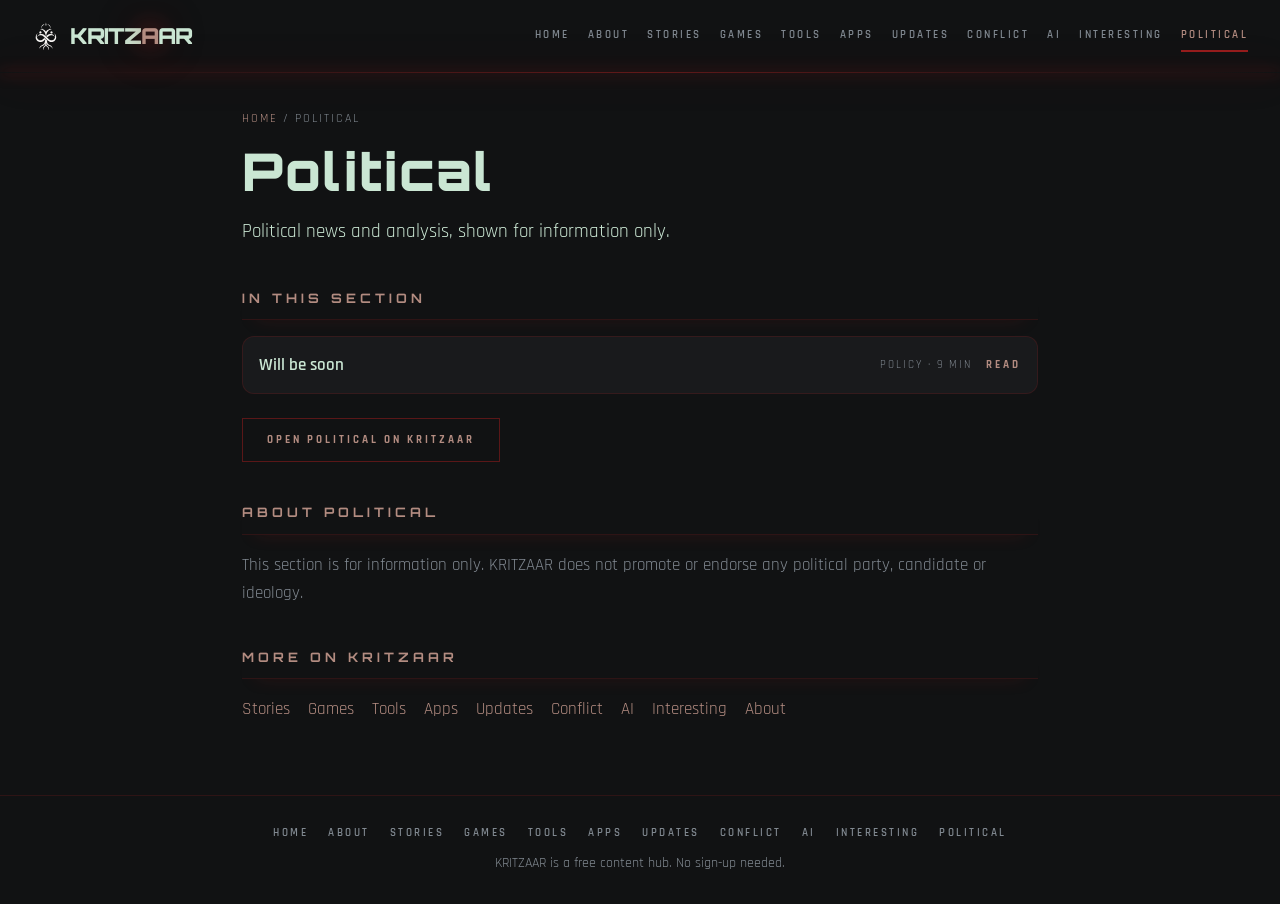
<file: political.html>
<!DOCTYPE html>
<html lang="en">
<head>
<meta charset="UTF-8">
<meta name="viewport" content="width=device-width, initial-scale=1">
<title>Political News and Analysis | KRITZAAR</title>
<meta name="description" content="Political news and analysis on KritZaar, shown for information only. KritZaar does not endorse any party, candidate or ideology.">
<link rel="canonical" href="https://kritzaar.online/political.html">
<link rel="icon" type="image/svg+xml" href="/brand/favicon.svg">
<link rel="icon" href="/favicon.ico" sizes="48x48">
<link rel="icon" type="image/png" sizes="192x192" href="/brand/icon-192.png">
<link rel="apple-touch-icon" href="/brand/apple-touch-icon.png">
<link rel="manifest" href="/manifest.webmanifest">
<meta name="theme-color" content="#101114">
<meta name="robots" content="index,follow">
<meta property="og:type" content="website">
<meta property="og:site_name" content="KRITZAAR">
<meta property="og:title" content="Political News and Analysis | KRITZAAR">
<meta property="og:description" content="Political news and analysis on KritZaar, shown for information only. KritZaar does not endorse any party, candidate or ideology.">
<meta property="og:url" content="https://kritzaar.online/political.html">
<meta property="og:image" content="https://kritzaar.online/brand/og-image.png">
<meta property="og:image:width" content="1200">
<meta property="og:image:height" content="630">
<meta name="twitter:card" content="summary_large_image">
<meta name="twitter:image" content="https://kritzaar.online/brand/og-image.png">
<link href="https://fonts.googleapis.com/css2?family=Orbitron:wght@400;700;900&family=Rajdhani:wght@300;400;500;600&display=swap" rel="stylesheet">
<link rel="stylesheet" href="pages.css">
<script async src="https://pagead2.googlesyndication.com/pagead/js/adsbygoogle.js?client=ca-pub-4231942641082363"
     crossorigin="anonymous"></script>
<script type="application/ld+json">{"@context": "https://schema.org", "@graph": [{"@type": "CollectionPage", "name": "Political News and Analysis", "url": "https://kritzaar.online/political.html", "description": "Political news and analysis on KritZaar, shown for information only. KritZaar does not endorse any party, candidate or ideology.", "isPartOf": {"@type": "WebSite", "name": "KRITZAAR", "url": "https://kritzaar.online/"}, "mainEntity": {"@type": "ItemList", "numberOfItems": 1, "itemListElement": [{"@type": "ListItem", "position": 1, "name": "Will be soon"}]}}, {"@type": "BreadcrumbList", "itemListElement": [{"@type": "ListItem", "position": 1, "name": "KRITZAAR", "item": "https://kritzaar.online/"}, {"@type": "ListItem", "position": 2, "name": "Political", "item": "https://kritzaar.online/political.html"}]}]}</script>
</head>
<body>
<header class="top"><a class="mark" href="index.html"><img class="mark-logo" src="brand/logo-emblem-white.svg" alt="" width="28" height="30">KRITZ<span>A</span>AR</a><nav aria-label="Sections"><a href="index.html">Home</a><a href="about.html">About</a><a href="stories.html">Stories</a><a href="games.html">Games</a><a href="tools.html">Tools</a><a href="cool-stuff.html">Apps</a><a href="updates.html">Updates</a><a href="conflict.html">Conflict</a><a href="ai.html">AI</a><a href="interesting.html">Interesting</a><a href="political.html" aria-current="page">Political</a></nav></header><div class="glow" aria-hidden="true"></div>
<main>
<p class="crumbs"><a href="index.html">Home</a> / Political</p>
<h1>Political</h1>
<p class="lead">Political news and analysis, shown for information only.</p>
<h2>In this section</h2>
<ul class="items"><li><a class="item" href="index.html#/article/political/will-be-soon"><span class="item-t">Will be soon</span><span class="item-m">Policy · 9 min</span><span class="item-go">Read</span></a></li></ul>
<p><a class="btn" href="index.html#/section/political">Open Political on KritZaar</a></p>
<h2>About Political</h2>
<p>This section is for information only. KRITZAAR does not promote or endorse any political party, candidate or ideology.</p>
<h2>More on KritZaar</h2>
<p class="more"><a href="stories.html">Stories</a> <a href="games.html">Games</a> <a href="tools.html">Tools</a> <a href="cool-stuff.html">Apps</a> <a href="updates.html">Updates</a> <a href="conflict.html">Conflict</a> <a href="ai.html">AI</a> <a href="interesting.html">Interesting</a> <a href="about.html">About</a></p>
</main>
<footer class="foot"><nav aria-label="Footer"><a href="index.html">Home</a> <a href="about.html">About</a> <a href="stories.html">Stories</a> <a href="games.html">Games</a> <a href="tools.html">Tools</a> <a href="cool-stuff.html">Apps</a> <a href="updates.html">Updates</a> <a href="conflict.html">Conflict</a> <a href="ai.html">AI</a> <a href="interesting.html">Interesting</a> <a href="political.html">Political</a></nav><p>KRITZAAR is a free content hub. No sign-up needed.</p></footer>
</body>
</html>
</file>
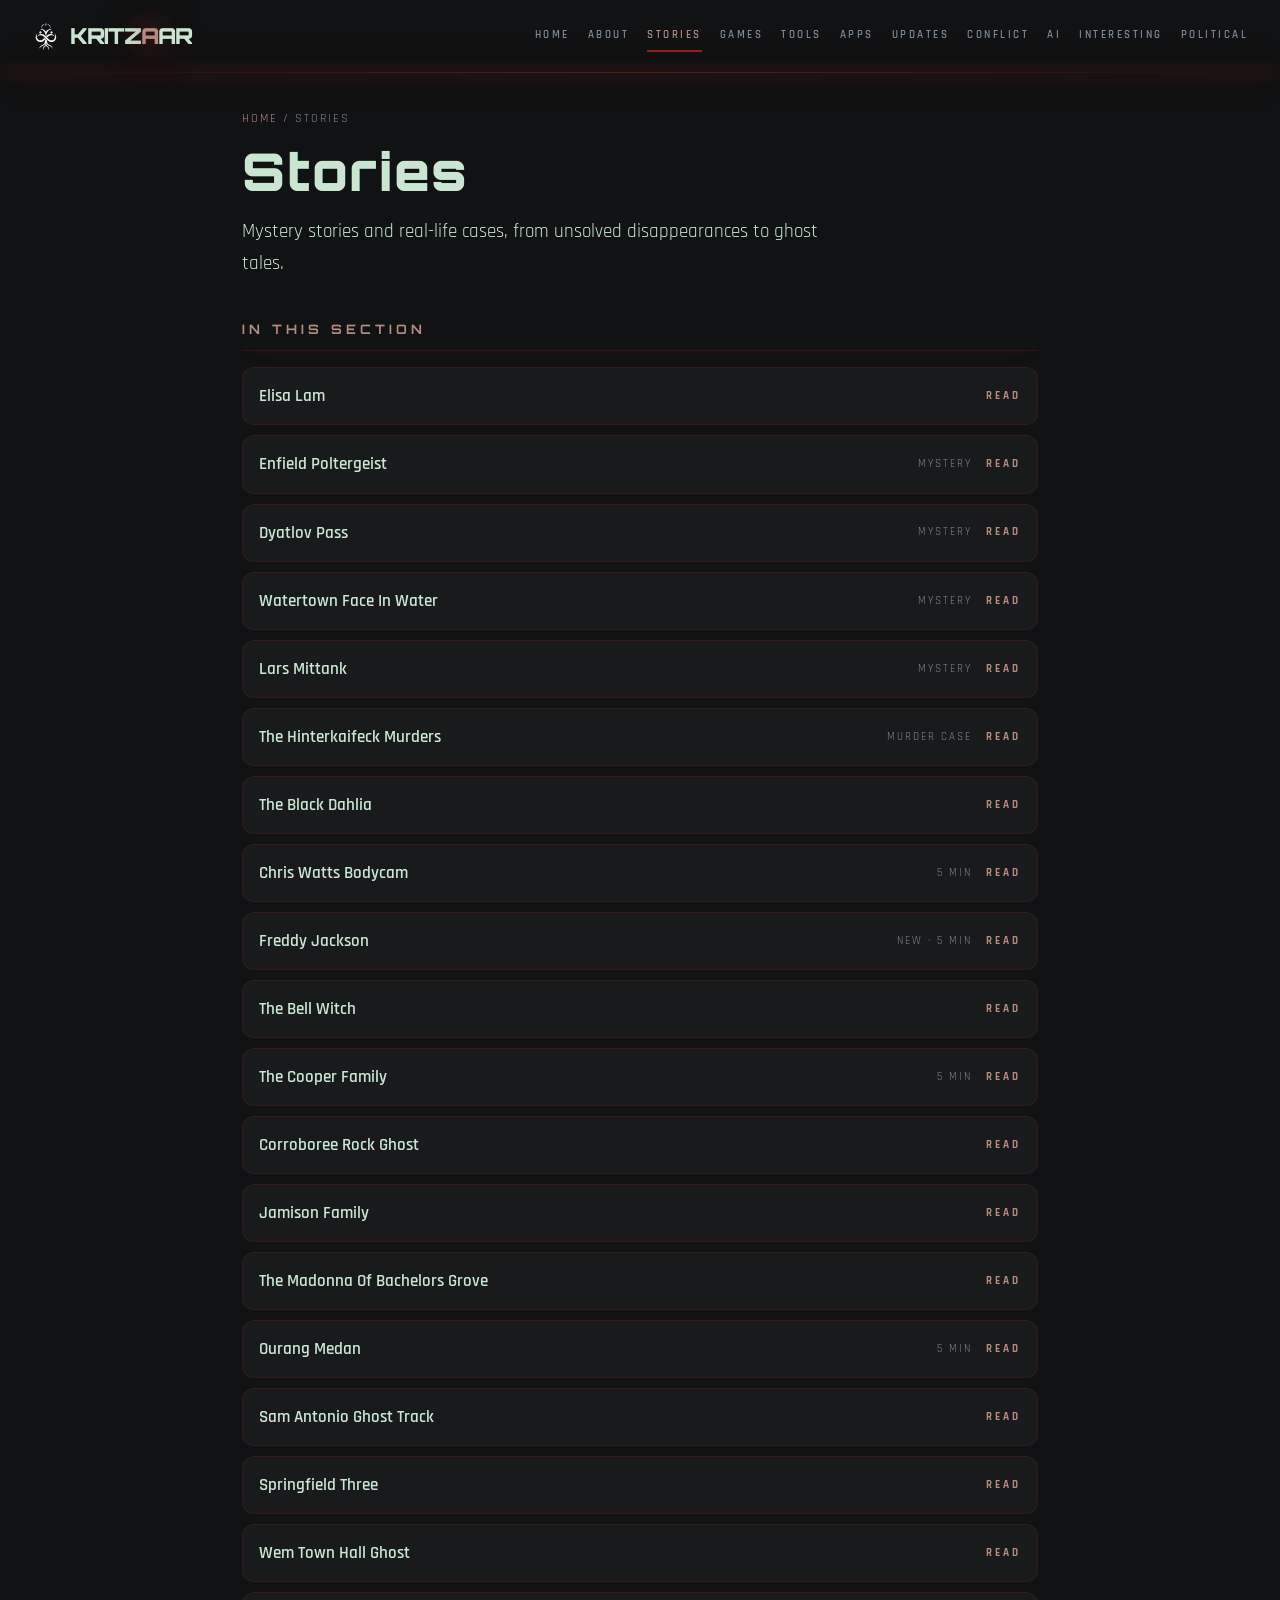
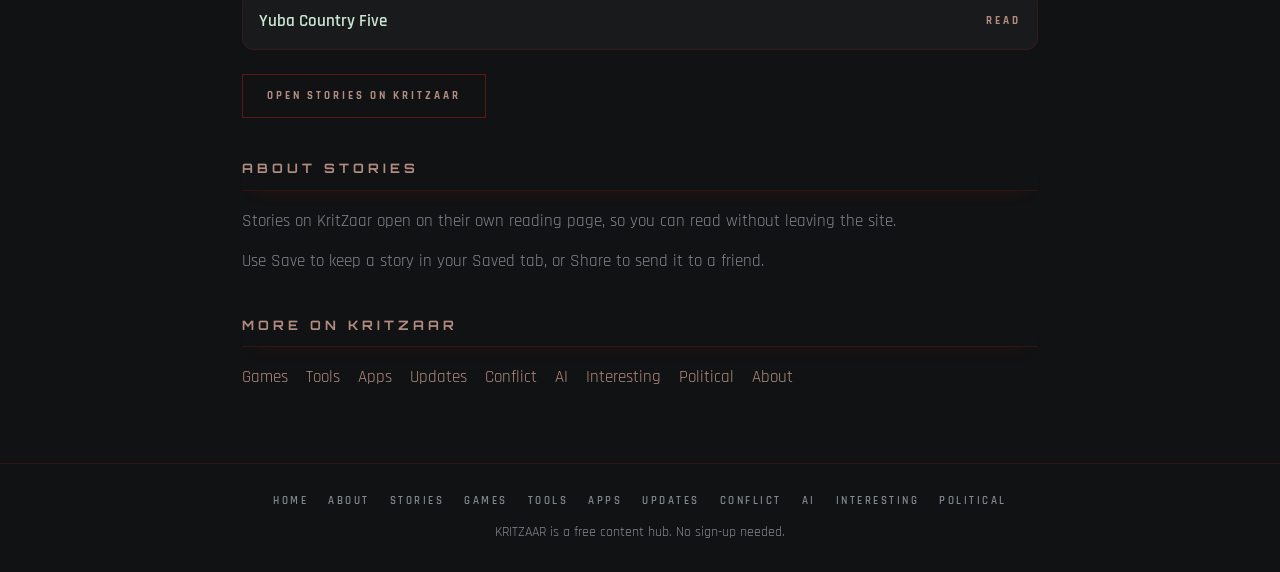
<file: stories.html>
<!DOCTYPE html>
<html lang="en">
<head>
<meta charset="UTF-8">
<meta name="viewport" content="width=device-width, initial-scale=1">
<title>Mystery Stories and Real-Life Cases | KRITZAAR</title>
<meta name="description" content="Read mystery stories and real-life cases on KritZaar, from unsolved disappearances to ghost tales. Every story opens right on the site.">
<link rel="canonical" href="https://kritzaar.online/stories.html">
<link rel="icon" type="image/svg+xml" href="/brand/favicon.svg">
<link rel="icon" href="/favicon.ico" sizes="48x48">
<link rel="icon" type="image/png" sizes="192x192" href="/brand/icon-192.png">
<link rel="apple-touch-icon" href="/brand/apple-touch-icon.png">
<link rel="manifest" href="/manifest.webmanifest">
<meta name="theme-color" content="#101114">
<meta name="robots" content="index,follow">
<meta property="og:type" content="website">
<meta property="og:site_name" content="KRITZAAR">
<meta property="og:title" content="Mystery Stories and Real-Life Cases | KRITZAAR">
<meta property="og:description" content="Read mystery stories and real-life cases on KritZaar, from unsolved disappearances to ghost tales. Every story opens right on the site.">
<meta property="og:url" content="https://kritzaar.online/stories.html">
<meta property="og:image" content="https://kritzaar.online/brand/og-image.png">
<meta property="og:image:width" content="1200">
<meta property="og:image:height" content="630">
<meta name="twitter:card" content="summary_large_image">
<meta name="twitter:image" content="https://kritzaar.online/brand/og-image.png">
<link href="https://fonts.googleapis.com/css2?family=Orbitron:wght@400;700;900&family=Rajdhani:wght@300;400;500;600&display=swap" rel="stylesheet">
<link rel="stylesheet" href="pages.css">
<script async src="https://pagead2.googlesyndication.com/pagead/js/adsbygoogle.js?client=ca-pub-4231942641082363"
     crossorigin="anonymous"></script>
<script type="application/ld+json">{"@context": "https://schema.org", "@graph": [{"@type": "CollectionPage", "name": "Mystery Stories and Real-Life Cases", "url": "https://kritzaar.online/stories.html", "description": "Read mystery stories and real-life cases on KritZaar, from unsolved disappearances to ghost tales. Every story opens right on the site.", "isPartOf": {"@type": "WebSite", "name": "KRITZAAR", "url": "https://kritzaar.online/"}, "mainEntity": {"@type": "ItemList", "numberOfItems": 19, "itemListElement": [{"@type": "ListItem", "position": 1, "name": "Elisa Lam"}, {"@type": "ListItem", "position": 2, "name": "Enfield Poltergeist"}, {"@type": "ListItem", "position": 3, "name": "Dyatlov Pass"}, {"@type": "ListItem", "position": 4, "name": "Watertown Face In Water"}, {"@type": "ListItem", "position": 5, "name": "Lars Mittank"}, {"@type": "ListItem", "position": 6, "name": "The Hinterkaifeck Murders"}, {"@type": "ListItem", "position": 7, "name": "The Black Dahlia"}, {"@type": "ListItem", "position": 8, "name": "Chris Watts Bodycam"}, {"@type": "ListItem", "position": 9, "name": "Freddy Jackson"}, {"@type": "ListItem", "position": 10, "name": "The Bell Witch"}, {"@type": "ListItem", "position": 11, "name": "The Cooper Family"}, {"@type": "ListItem", "position": 12, "name": "Corroboree Rock Ghost"}, {"@type": "ListItem", "position": 13, "name": "Jamison Family"}, {"@type": "ListItem", "position": 14, "name": "The Madonna Of Bachelors Grove"}, {"@type": "ListItem", "position": 15, "name": "Ourang Medan"}, {"@type": "ListItem", "position": 16, "name": "Sam Antonio Ghost Track"}, {"@type": "ListItem", "position": 17, "name": "Springfield Three"}, {"@type": "ListItem", "position": 18, "name": "Wem Town Hall Ghost"}, {"@type": "ListItem", "position": 19, "name": "Yuba Country Five"}]}}, {"@type": "BreadcrumbList", "itemListElement": [{"@type": "ListItem", "position": 1, "name": "KRITZAAR", "item": "https://kritzaar.online/"}, {"@type": "ListItem", "position": 2, "name": "Stories", "item": "https://kritzaar.online/stories.html"}]}]}</script>
</head>
<body>
<header class="top"><a class="mark" href="index.html"><img class="mark-logo" src="brand/logo-emblem-white.svg" alt="" width="28" height="30">KRITZ<span>A</span>AR</a><nav aria-label="Sections"><a href="index.html">Home</a><a href="about.html">About</a><a href="stories.html" aria-current="page">Stories</a><a href="games.html">Games</a><a href="tools.html">Tools</a><a href="cool-stuff.html">Apps</a><a href="updates.html">Updates</a><a href="conflict.html">Conflict</a><a href="ai.html">AI</a><a href="interesting.html">Interesting</a><a href="political.html">Political</a></nav></header><div class="glow" aria-hidden="true"></div>
<main>
<p class="crumbs"><a href="index.html">Home</a> / Stories</p>
<h1>Stories</h1>
<p class="lead">Mystery stories and real-life cases, from unsolved disappearances to ghost tales.</p>
<h2>In this section</h2>
<ul class="items"><li><a class="item" href="index.html#/article/stories/elisa-lam"><span class="item-t">Elisa Lam</span><span class="item-go">Read</span></a></li><li><a class="item" href="index.html#/article/stories/enfield-poltergeist"><span class="item-t">Enfield Poltergeist</span><span class="item-m">mystery</span><span class="item-go">Read</span></a></li><li><a class="item" href="index.html#/article/stories/dyatlov-pass"><span class="item-t">Dyatlov Pass</span><span class="item-m">mystery</span><span class="item-go">Read</span></a></li><li><a class="item" href="index.html#/article/stories/watertown-face-in-water"><span class="item-t">Watertown Face In Water</span><span class="item-m">mystery</span><span class="item-go">Read</span></a></li><li><a class="item" href="index.html#/article/stories/lars-mittank"><span class="item-t">Lars Mittank</span><span class="item-m">mystery</span><span class="item-go">Read</span></a></li><li><a class="item" href="index.html#/article/stories/the-hinterkaifeck-murders"><span class="item-t">The Hinterkaifeck Murders</span><span class="item-m">murder case</span><span class="item-go">Read</span></a></li><li><a class="item" href="index.html#/article/stories/the-black-dahlia"><span class="item-t">The Black Dahlia</span><span class="item-go">Read</span></a></li><li><a class="item" href="index.html#/article/stories/chris-watts-bodycam"><span class="item-t">Chris Watts Bodycam</span><span class="item-m">5 min</span><span class="item-go">Read</span></a></li><li><a class="item" href="index.html#/article/stories/freddy-jackson"><span class="item-t">Freddy Jackson</span><span class="item-m">New · 5 min</span><span class="item-go">Read</span></a></li><li><a class="item" href="index.html#/article/stories/the-bell-witch"><span class="item-t">The Bell Witch</span><span class="item-go">Read</span></a></li><li><a class="item" href="index.html#/article/stories/the-cooper-family"><span class="item-t">The Cooper Family</span><span class="item-m">5 min</span><span class="item-go">Read</span></a></li><li><a class="item" href="index.html#/article/stories/corroboree-rock-ghost"><span class="item-t">Corroboree Rock Ghost</span><span class="item-go">Read</span></a></li><li><a class="item" href="index.html#/article/stories/jamison-family"><span class="item-t">Jamison Family</span><span class="item-go">Read</span></a></li><li><a class="item" href="index.html#/article/stories/the-madonna-of-bachelors-grove"><span class="item-t">The Madonna Of Bachelors Grove</span><span class="item-go">Read</span></a></li><li><a class="item" href="index.html#/article/stories/ourang-medan"><span class="item-t">Ourang Medan</span><span class="item-m">5 min</span><span class="item-go">Read</span></a></li><li><a class="item" href="index.html#/article/stories/sam-antonio-ghost-track"><span class="item-t">Sam Antonio Ghost Track</span><span class="item-go">Read</span></a></li><li><a class="item" href="index.html#/article/stories/springfield-three"><span class="item-t">Springfield Three</span><span class="item-go">Read</span></a></li><li><a class="item" href="index.html#/article/stories/wem-town-hall-ghost"><span class="item-t">Wem Town Hall Ghost</span><span class="item-go">Read</span></a></li><li><a class="item" href="index.html#/article/stories/yuba-country-five"><span class="item-t">Yuba Country Five</span><span class="item-go">Read</span></a></li></ul>
<p><a class="btn" href="index.html#/section/stories">Open Stories on KritZaar</a></p>
<h2>About Stories</h2>
<p>Stories on KritZaar open on their own reading page, so you can read without leaving the site.</p><p>Use Save to keep a story in your Saved tab, or Share to send it to a friend.</p>
<h2>More on KritZaar</h2>
<p class="more"><a href="games.html">Games</a> <a href="tools.html">Tools</a> <a href="cool-stuff.html">Apps</a> <a href="updates.html">Updates</a> <a href="conflict.html">Conflict</a> <a href="ai.html">AI</a> <a href="interesting.html">Interesting</a> <a href="political.html">Political</a> <a href="about.html">About</a></p>
</main>
<footer class="foot"><nav aria-label="Footer"><a href="index.html">Home</a> <a href="about.html">About</a> <a href="stories.html">Stories</a> <a href="games.html">Games</a> <a href="tools.html">Tools</a> <a href="cool-stuff.html">Apps</a> <a href="updates.html">Updates</a> <a href="conflict.html">Conflict</a> <a href="ai.html">AI</a> <a href="interesting.html">Interesting</a> <a href="political.html">Political</a></nav><p>KRITZAAR is a free content hub. No sign-up needed.</p></footer>
</body>
</html>
</file>
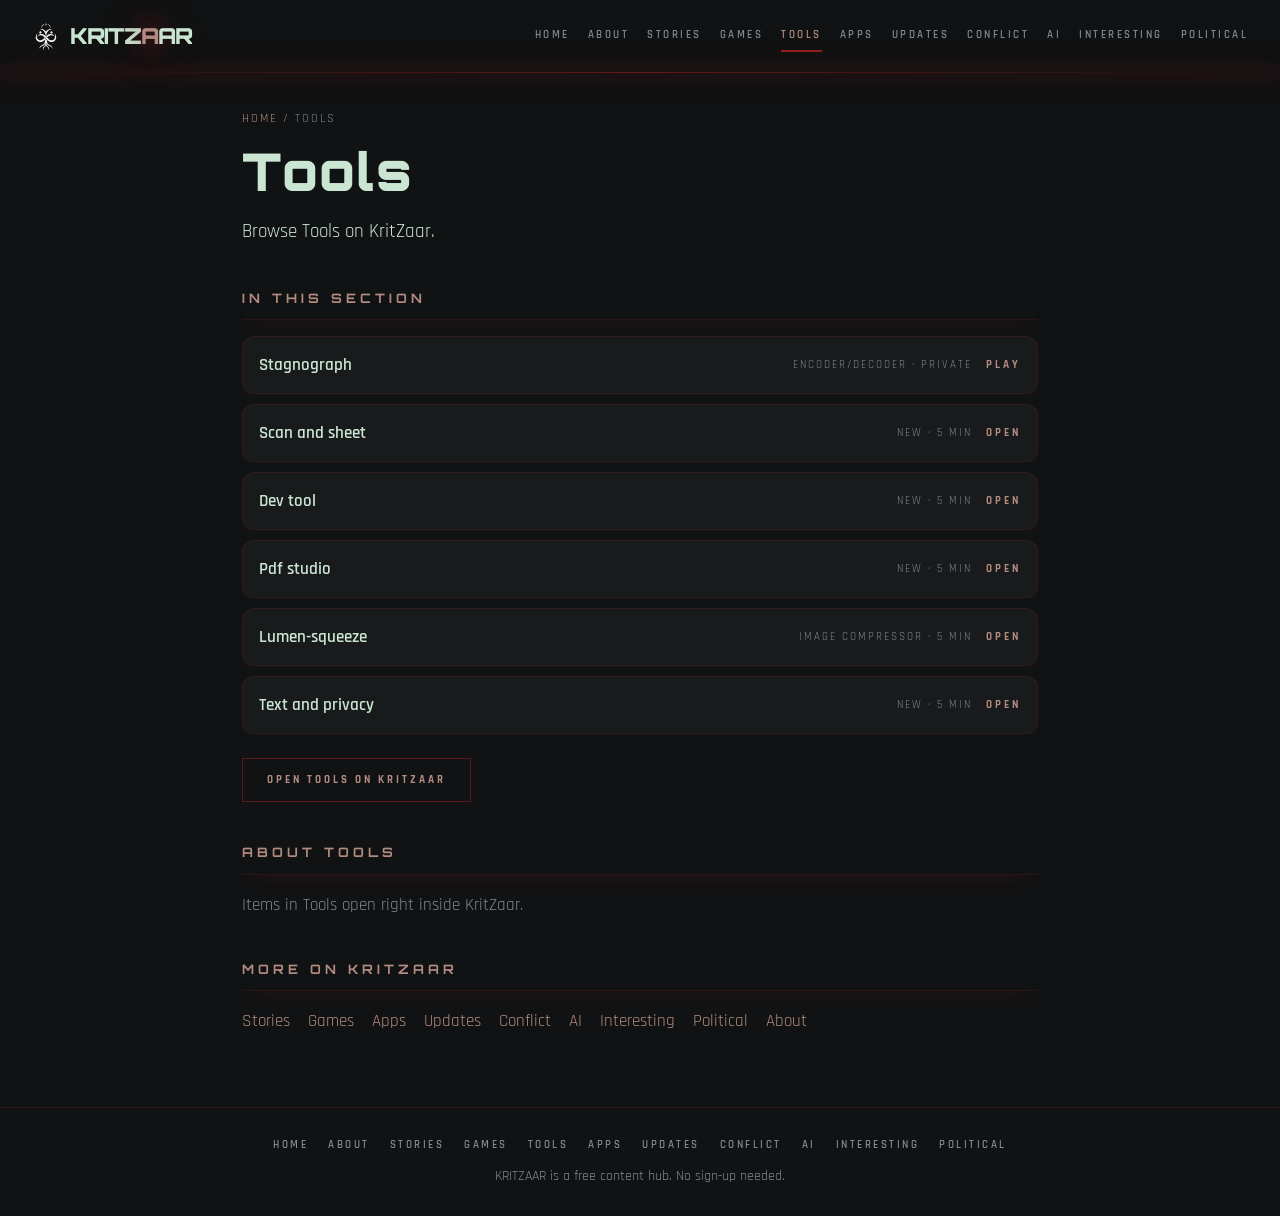
<file: tools.html>
<!DOCTYPE html>
<html lang="en">
<head>
<meta charset="UTF-8">
<meta name="viewport" content="width=device-width, initial-scale=1">
<title>Tools | KRITZAAR</title>
<meta name="description" content="Browse Tools on KritZaar.">
<link rel="canonical" href="https://kritzaar.online/tools.html">
<link rel="icon" type="image/svg+xml" href="/brand/favicon.svg">
<link rel="icon" href="/favicon.ico" sizes="48x48">
<link rel="icon" type="image/png" sizes="192x192" href="/brand/icon-192.png">
<link rel="apple-touch-icon" href="/brand/apple-touch-icon.png">
<link rel="manifest" href="/manifest.webmanifest">
<meta name="theme-color" content="#101114">
<meta name="robots" content="index,follow">
<meta property="og:type" content="website">
<meta property="og:site_name" content="KRITZAAR">
<meta property="og:title" content="Tools | KRITZAAR">
<meta property="og:description" content="Browse Tools on KritZaar.">
<meta property="og:url" content="https://kritzaar.online/tools.html">
<meta property="og:image" content="https://kritzaar.online/brand/og-image.png">
<meta property="og:image:width" content="1200">
<meta property="og:image:height" content="630">
<meta name="twitter:card" content="summary_large_image">
<meta name="twitter:image" content="https://kritzaar.online/brand/og-image.png">
<link href="https://fonts.googleapis.com/css2?family=Orbitron:wght@400;700;900&family=Rajdhani:wght@300;400;500;600&display=swap" rel="stylesheet">
<link rel="stylesheet" href="pages.css">
<script async src="https://pagead2.googlesyndication.com/pagead/js/adsbygoogle.js?client=ca-pub-4231942641082363"
     crossorigin="anonymous"></script>
<script type="application/ld+json">{"@context": "https://schema.org", "@graph": [{"@type": "CollectionPage", "name": "Tools", "url": "https://kritzaar.online/tools.html", "description": "Browse Tools on KritZaar.", "isPartOf": {"@type": "WebSite", "name": "KRITZAAR", "url": "https://kritzaar.online/"}, "mainEntity": {"@type": "ItemList", "numberOfItems": 6, "itemListElement": [{"@type": "ListItem", "position": 1, "name": "Stagnograph"}, {"@type": "ListItem", "position": 2, "name": "Scan and sheet"}, {"@type": "ListItem", "position": 3, "name": "Dev tool"}, {"@type": "ListItem", "position": 4, "name": "Pdf studio"}, {"@type": "ListItem", "position": 5, "name": "Lumen-squeeze"}, {"@type": "ListItem", "position": 6, "name": "Text and privacy"}]}}, {"@type": "BreadcrumbList", "itemListElement": [{"@type": "ListItem", "position": 1, "name": "KRITZAAR", "item": "https://kritzaar.online/"}, {"@type": "ListItem", "position": 2, "name": "Tools", "item": "https://kritzaar.online/tools.html"}]}]}</script>
</head>
<body>
<header class="top"><a class="mark" href="index.html"><img class="mark-logo" src="brand/logo-emblem-white.svg" alt="" width="28" height="30">KRITZ<span>A</span>AR</a><nav aria-label="Sections"><a href="index.html">Home</a><a href="about.html">About</a><a href="stories.html">Stories</a><a href="games.html">Games</a><a href="tools.html" aria-current="page">Tools</a><a href="cool-stuff.html">Apps</a><a href="updates.html">Updates</a><a href="conflict.html">Conflict</a><a href="ai.html">AI</a><a href="interesting.html">Interesting</a><a href="political.html">Political</a></nav></header><div class="glow" aria-hidden="true"></div>
<main>
<p class="crumbs"><a href="index.html">Home</a> / Tools</p>
<h1>Tools</h1>
<p class="lead">Browse Tools on KritZaar.</p>
<h2>In this section</h2>
<ul class="items"><li><a class="item" href="index.html#/game/tools/stagnograph"><span class="item-t">Stagnograph</span><span class="item-m">Encoder/decoder · Private</span><span class="item-go">Play</span></a></li><li><a class="item" href="index.html#/article/tools/scan-and-sheet"><span class="item-t">Scan and sheet</span><span class="item-m">New · 5 min</span><span class="item-go">Open</span></a></li><li><a class="item" href="index.html#/article/tools/dev-tool"><span class="item-t">Dev tool</span><span class="item-m">New · 5 min</span><span class="item-go">Open</span></a></li><li><a class="item" href="index.html#/article/tools/pdf-studio"><span class="item-t">Pdf studio</span><span class="item-m">New · 5 min</span><span class="item-go">Open</span></a></li><li><a class="item" href="index.html#/article/tools/lumen-squeeze"><span class="item-t">Lumen-squeeze</span><span class="item-m">Image compressor · 5 min</span><span class="item-go">Open</span></a></li><li><a class="item" href="index.html#/article/tools/text-and-privacy"><span class="item-t">Text and privacy</span><span class="item-m">New · 5 min</span><span class="item-go">Open</span></a></li></ul>
<p><a class="btn" href="index.html#/section/tools">Open Tools on KritZaar</a></p>
<h2>About Tools</h2>
<p>Items in Tools open right inside KritZaar.</p>
<h2>More on KritZaar</h2>
<p class="more"><a href="stories.html">Stories</a> <a href="games.html">Games</a> <a href="cool-stuff.html">Apps</a> <a href="updates.html">Updates</a> <a href="conflict.html">Conflict</a> <a href="ai.html">AI</a> <a href="interesting.html">Interesting</a> <a href="political.html">Political</a> <a href="about.html">About</a></p>
</main>
<footer class="foot"><nav aria-label="Footer"><a href="index.html">Home</a> <a href="about.html">About</a> <a href="stories.html">Stories</a> <a href="games.html">Games</a> <a href="tools.html">Tools</a> <a href="cool-stuff.html">Apps</a> <a href="updates.html">Updates</a> <a href="conflict.html">Conflict</a> <a href="ai.html">AI</a> <a href="interesting.html">Interesting</a> <a href="political.html">Political</a></nav><p>KRITZAAR is a free content hub. No sign-up needed.</p></footer>
</body>
</html>
</file>
<file: pages.css>
/* KritZaar static pages: matches the main site's look */
:root{--bg:#111213;--card:#191A1C;--mint:#961d1d;--link:#b38c81;--slate:#808890;--white:#cae6d3;--mint-glow:rgba(150,29,29,0.49);--mint-dim:rgba(150,29,29,0.07);--line:rgba(150,29,29,0.22);--line2:rgba(150,29,29,0.55)}
*,*::before,*::after{margin:0;padding:0;box-sizing:border-box}
html{color-scheme:dark;scroll-behavior:smooth}
body{background:var(--bg);color:var(--slate);font-family:'Rajdhani',system-ui,sans-serif;font-size:17px;line-height:1.65;overflow-x:hidden}
a{color:var(--link);text-decoration:none}
a:hover{text-decoration:underline}
:focus-visible{outline:2px solid var(--mint);outline-offset:3px}
.top{display:flex;align-items:center;justify-content:space-between;gap:20px;padding:18px 32px;flex-wrap:wrap}
.mark{font-family:'Orbitron',sans-serif;font-weight:900;font-size:22px;letter-spacing:-1px;color:var(--white)}
.mark-logo{height:30px;width:auto;vertical-align:middle;margin:-4px 10px 0 0}
.mark:hover{text-decoration:none}
.mark span,.ac{color:var(--link);text-shadow:0 0 24px var(--mint),0 0 60px var(--mint-glow)}
.top nav{display:flex;gap:4px 18px;flex-wrap:wrap}
.top nav a{font-size:11px;font-weight:600;letter-spacing:2.5px;text-transform:uppercase;color:var(--slate);padding:6px 0;border-bottom:2px solid transparent;transition:color .2s,border-color .2s}
.top nav a:hover,.top nav a[aria-current]{color:var(--link);border-bottom-color:var(--mint);text-decoration:none}
.glow{position:relative;height:1px;background:linear-gradient(90deg,transparent,rgba(150,29,29,0.6) 50%,transparent);box-shadow:0 0 14px 1px var(--mint-glow),0 0 44px 6px var(--mint-dim)}
main{max-width:860px;margin:0 auto;padding:36px 32px 72px}
.crumbs{font-size:12px;letter-spacing:2px;text-transform:uppercase;margin-bottom:14px}
h1{font-family:'Orbitron',sans-serif;font-size:clamp(30px,6vw,52px);font-weight:900;color:var(--white);letter-spacing:2px;line-height:1.1}
.lead{margin-top:16px;font-size:19px;color:var(--white);max-width:60ch}
h2{margin-top:40px;font-family:'Orbitron',sans-serif;font-size:13px;letter-spacing:4px;text-transform:uppercase;color:var(--link);padding-bottom:10px;border-bottom:1px solid var(--line);box-shadow:0 10px 18px -14px var(--mint-glow)}
h2 + p,h2 + ul,h2 + .cards{margin-top:16px}
p + p{margin-top:12px}
.items{list-style:none;display:grid;gap:10px}
.item{display:flex;align-items:center;gap:6px 14px;flex-wrap:wrap;background:var(--card);border:1px solid var(--line);border-radius:12px;padding:14px 16px;color:inherit;transition:border-color .25s,box-shadow .25s,scale .3s cubic-bezier(.34,1.56,.64,1)}
.item:hover,.item:focus-visible{border-color:var(--line2);box-shadow:0 0 18px var(--mint-glow);text-decoration:none}
.item:active,.card:active,.btn:active{scale:1.05}
.item-t{color:var(--white);font-weight:600;flex:1 1 220px;min-width:0;overflow-wrap:anywhere}
.item-m{font-size:11px;letter-spacing:2px;text-transform:uppercase}
.item-go{font-size:11px;font-weight:700;letter-spacing:3px;text-transform:uppercase;color:var(--link)}
.btn{display:inline-block;margin-top:24px;font-size:11px;font-weight:700;letter-spacing:3px;text-transform:uppercase;color:var(--link);border:1px solid var(--line2);padding:12px 24px;transition:background .2s,color .2s,scale .3s cubic-bezier(.34,1.56,.64,1)}
.btn:hover{background:var(--link);color:var(--bg);text-decoration:none}
.more{display:flex;gap:6px 18px;flex-wrap:wrap}
.cards{display:grid;grid-template-columns:repeat(2,1fr);gap:12px}
.card{display:block;background:var(--card);border:1px solid var(--line);border-radius:12px;padding:16px 18px;color:inherit;transition:border-color .25s,box-shadow .25s,scale .3s cubic-bezier(.34,1.56,.64,1)}
.card:hover{border-color:var(--line2);box-shadow:0 0 18px var(--mint-glow);text-decoration:none}
.card-n{display:block;font-family:'Orbitron',sans-serif;font-size:14px;font-weight:900;letter-spacing:2px;text-transform:uppercase;color:var(--white)}
.card-d{display:block;font-size:15px;line-height:1.5;margin-top:6px}
.list{padding-left:20px;display:grid;gap:8px}
.list b{color:var(--white);font-weight:600}
.foot{border-top:1px solid var(--line);padding:28px 32px;text-align:center;font-size:14px}
.foot nav{display:flex;gap:6px 20px;justify-content:center;flex-wrap:wrap;margin-bottom:10px}
.foot nav a{font-size:11px;font-weight:600;letter-spacing:2.5px;text-transform:uppercase;color:var(--slate)}
.foot nav a:hover{color:var(--white)}
@media(max-width:580px){.top{padding:14px 16px}main{padding:28px 18px 56px}.cards{grid-template-columns:1fr}.lead{font-size:17px}.foot{padding:24px 16px}}
@media(prefers-reduced-motion:reduce){*{transition:none!important;scroll-behavior:auto!important}}
</file>
